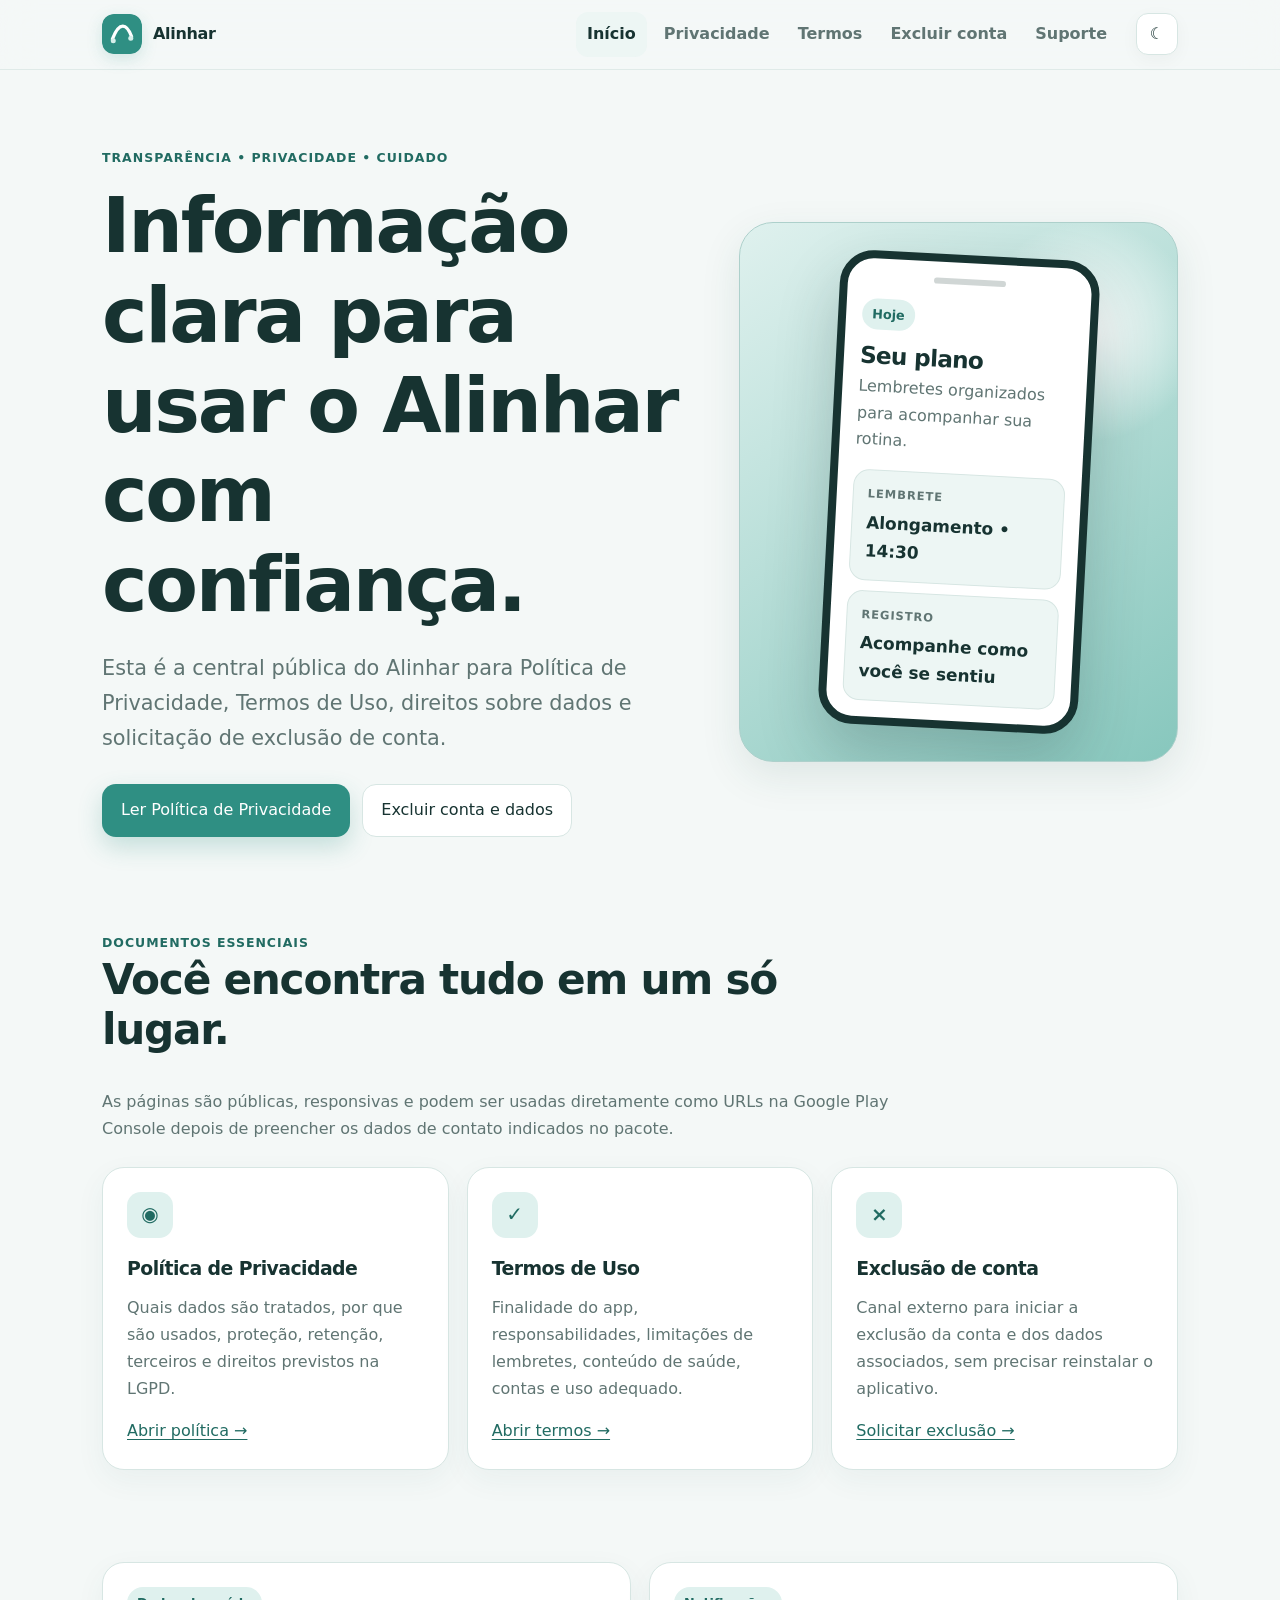
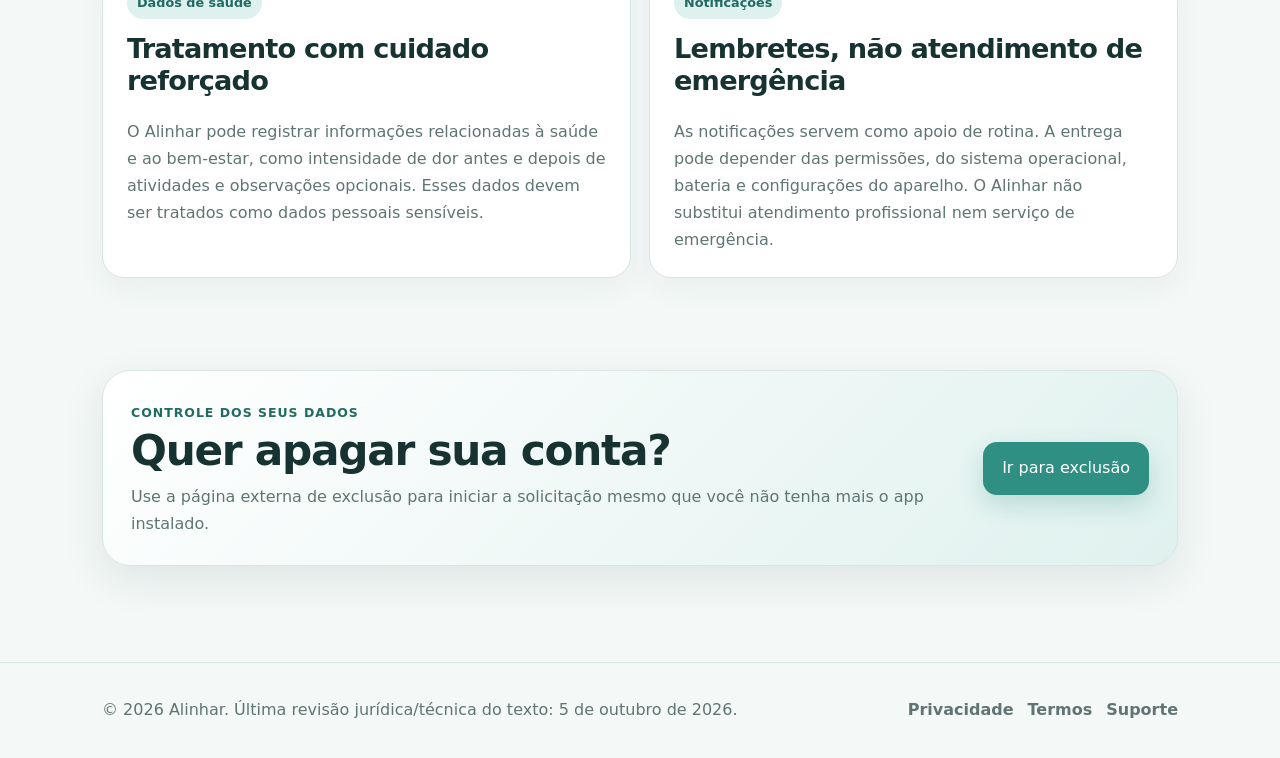
<file: index.html>
<!doctype html>
<html lang="pt-BR">
<head>
  <meta charset="utf-8">
  <meta name="viewport" content="width=device-width, initial-scale=1">
  <meta name="theme-color" content="#2F8F83">
  <meta name="description" content="Central de privacidade, termos, suporte e exclusão de conta do aplicativo Alinhar.">
  <title>Alinhar — Privacidade, termos e suporte</title>
  <link rel="icon" href="assets/alinhar-mark.svg" type="image/svg+xml">
  <link rel="stylesheet" href="assets/style.css">
</head>
<body>
<a class="skip-link" href="#conteudo">Pular para o conteúdo</a>
<header class="site-header">
  <nav class="nav" aria-label="Navegação principal">
    <a class="brand" href="index.html"><img src="assets/alinhar-mark.svg" alt=""><span>Alinhar</span></a>
    <button class="icon-button menu-button" type="button" data-menu-toggle aria-expanded="false" aria-label="Abrir menu">☰</button>
    <div class="nav-links" data-nav-links>
      <a aria-current="page" href="index.html">Início</a>
      <a href="politica-privacidade.html">Privacidade</a>
      <a href="termos-de-uso.html">Termos</a>
      <a href="exclusao-de-conta.html">Excluir conta</a>
      <a href="suporte.html">Suporte</a>
    </div>
    <button class="icon-button theme-button" type="button" data-theme-toggle aria-label="Alternar tema">☾</button>
  </nav>
</header>

<main id="conteudo">
  <section class="hero">
    <div>
      <div class="eyebrow">Transparência • privacidade • cuidado</div>
      <h1>Informação clara para usar o Alinhar com confiança.</h1>
      <p class="lead">Esta é a central pública do Alinhar para Política de Privacidade, Termos de Uso, direitos sobre dados e solicitação de exclusão de conta.</p>
      <div class="hero-actions">
        <a class="button primary" href="politica-privacidade.html">Ler Política de Privacidade</a>
        <a class="button secondary" href="exclusao-de-conta.html">Excluir conta e dados</a>
      </div>
    </div>
    <div class="hero-visual" aria-label="Ilustração da interface do Alinhar">
      <div class="phone">
        <div class="phone-notch"></div>
        <span class="badge">Hoje</span>
        <h3 style="font-size:1.45rem;margin:12px 0 4px">Seu plano</h3>
        <p class="muted" style="margin-top:0">Lembretes organizados para acompanhar sua rotina.</p>
        <div class="mini-card"><div class="mini-label">Lembrete</div><div class="mini-value">Alongamento • 14:30</div></div>
        <div class="mini-card"><div class="mini-label">Registro</div><div class="mini-value">Acompanhe como você se sentiu</div></div>
      </div>
    </div>
  </section>

  <section class="section">
    <div class="section-head">
      <span class="eyebrow">Documentos essenciais</span>
      <h2>Você encontra tudo em um só lugar.</h2>
      <p>As páginas são públicas, responsivas e podem ser usadas diretamente como URLs na Google Play Console depois de preencher os dados de contato indicados no pacote.</p>
    </div>
    <div class="grid">
      <article class="card"><div class="icon">◉</div><h3>Política de Privacidade</h3><p class="muted">Quais dados são tratados, por que são usados, proteção, retenção, terceiros e direitos previstos na LGPD.</p><p><a href="politica-privacidade.html">Abrir política →</a></p></article>
      <article class="card"><div class="icon">✓</div><h3>Termos de Uso</h3><p class="muted">Finalidade do app, responsabilidades, limitações de lembretes, conteúdo de saúde, contas e uso adequado.</p><p><a href="termos-de-uso.html">Abrir termos →</a></p></article>
      <article class="card"><div class="icon">×</div><h3>Exclusão de conta</h3><p class="muted">Canal externo para iniciar a exclusão da conta e dos dados associados, sem precisar reinstalar o aplicativo.</p><p><a href="exclusao-de-conta.html">Solicitar exclusão →</a></p></article>
    </div>
  </section>

  <section class="section">
    <div class="grid two">
      <article class="card">
        <span class="badge">Dados de saúde</span>
        <h2 style="font-size:1.7rem;margin-top:14px">Tratamento com cuidado reforçado</h2>
        <p class="muted">O Alinhar pode registrar informações relacionadas à saúde e ao bem-estar, como intensidade de dor antes e depois de atividades e observações opcionais. Esses dados devem ser tratados como dados pessoais sensíveis.</p>
      </article>
      <article class="card">
        <span class="badge">Notificações</span>
        <h2 style="font-size:1.7rem;margin-top:14px">Lembretes, não atendimento de emergência</h2>
        <p class="muted">As notificações servem como apoio de rotina. A entrega pode depender das permissões, do sistema operacional, bateria e configurações do aparelho. O Alinhar não substitui atendimento profissional nem serviço de emergência.</p>
      </article>
    </div>
  </section>

  <section class="section">
    <div class="callout">
      <div><span class="eyebrow">Controle dos seus dados</span><h2>Quer apagar sua conta?</h2><p>Use a página externa de exclusão para iniciar a solicitação mesmo que você não tenha mais o app instalado.</p></div>
      <a class="button primary" href="exclusao-de-conta.html">Ir para exclusão</a>
    </div>
  </section>
</main>

<footer class="site-footer"><div class="footer-inner"><p>© 2026 Alinhar. Última revisão jurídica/técnica do texto: 5 de outubro de 2026.</p><div class="footer-links"><a href="politica-privacidade.html">Privacidade</a><a href="termos-de-uso.html">Termos</a><a href="suporte.html">Suporte</a></div></div></footer>
<script src="assets/app.js" defer></script>
</body>
</html>
</file>
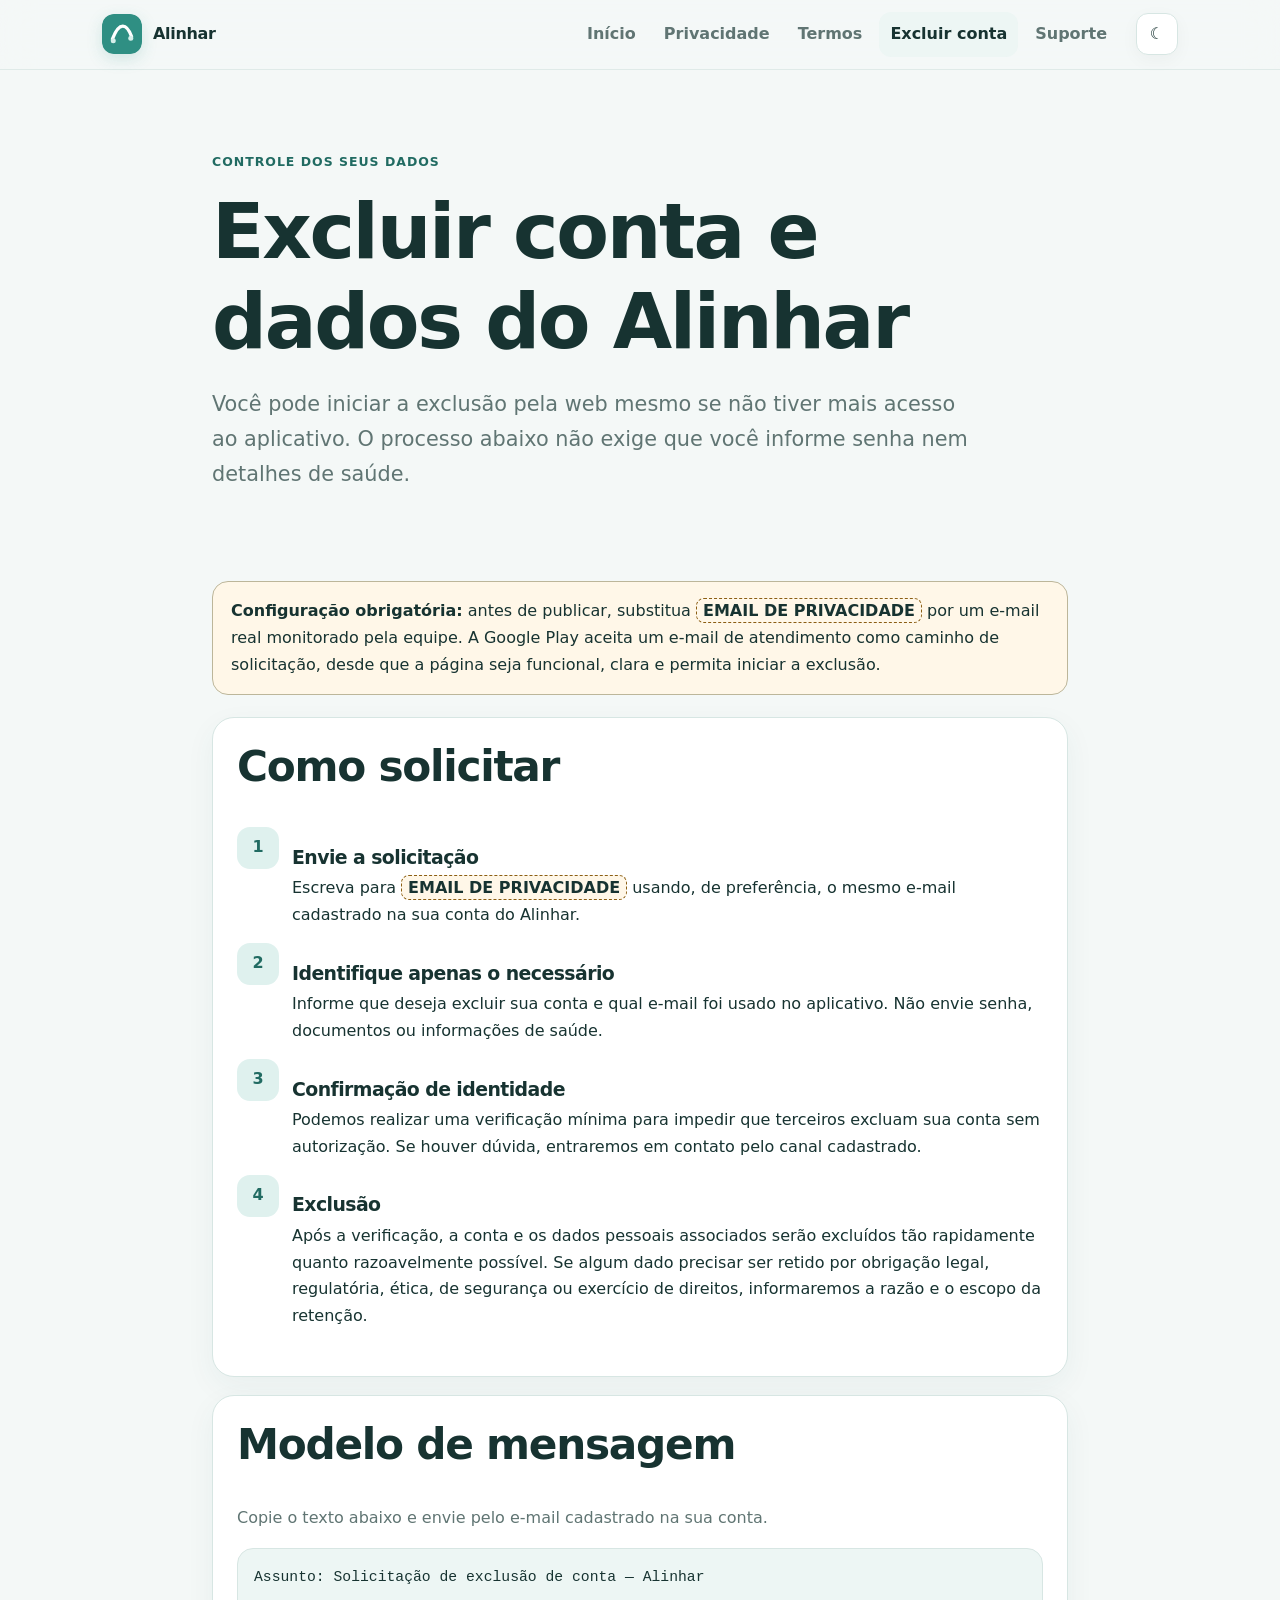
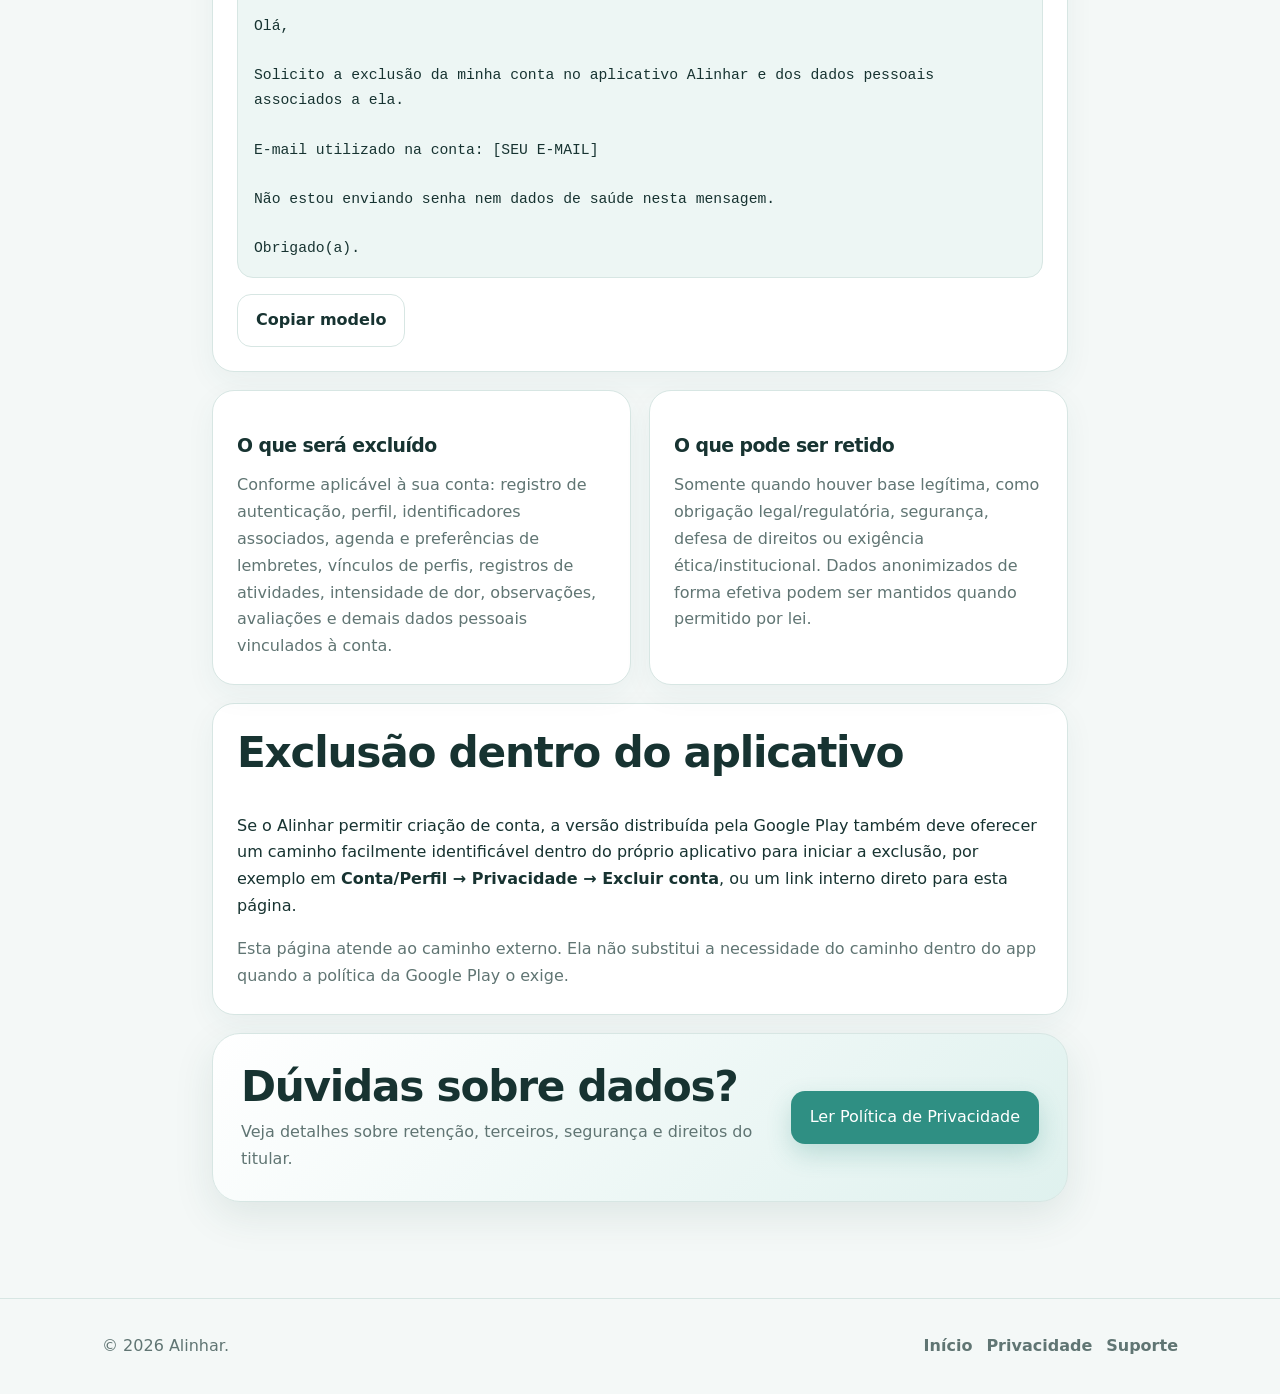
<file: exclusao-de-conta.html>
<!doctype html>
<html lang="pt-BR"><head><meta charset="utf-8"><meta name="viewport" content="width=device-width, initial-scale=1"><meta name="theme-color" content="#2F8F83"><meta name="description" content="Solicite a exclusão da conta e dos dados associados ao aplicativo Alinhar."><title>Excluir conta e dados — Alinhar</title><link rel="icon" href="assets/alinhar-mark.svg" type="image/svg+xml"><link rel="stylesheet" href="assets/style.css"></head>
<body><a class="skip-link" href="#conteudo">Pular para o conteúdo</a><header class="site-header"><nav class="nav" aria-label="Navegação principal"><a class="brand" href="index.html"><img src="assets/alinhar-mark.svg" alt=""><span>Alinhar</span></a><button class="icon-button menu-button" type="button" data-menu-toggle aria-expanded="false" aria-label="Abrir menu">☰</button><div class="nav-links" data-nav-links><a href="index.html">Início</a><a href="politica-privacidade.html">Privacidade</a><a href="termos-de-uso.html">Termos</a><a aria-current="page" href="exclusao-de-conta.html">Excluir conta</a><a href="suporte.html">Suporte</a></div><button class="icon-button theme-button" type="button" data-theme-toggle aria-label="Alternar tema">☾</button></nav></header>
<main id="conteudo"><section class="hero" style="grid-template-columns:1fr;max-width:900px"><div><span class="eyebrow">Controle dos seus dados</span><h1 style="font-size:clamp(2.5rem,7vw,4.8rem)">Excluir conta e dados do Alinhar</h1><p class="lead">Você pode iniciar a exclusão pela web mesmo se não tiver mais acesso ao aplicativo. O processo abaixo não exige que você informe senha nem detalhes de saúde.</p></div></section>
<section class="section" style="max-width:900px;padding-top:0"><div class="notice warning"><strong>Configuração obrigatória:</strong> antes de publicar, substitua <span class="pending">EMAIL DE PRIVACIDADE</span> por um e-mail real monitorado pela equipe. A Google Play aceita um e-mail de atendimento como caminho de solicitação, desde que a página seja funcional, clara e permita iniciar a exclusão.</div>
<div class="card"><h2>Como solicitar</h2><div class="steps"><div class="step"><div><h3>Envie a solicitação</h3><p>Escreva para <span class="pending">EMAIL DE PRIVACIDADE</span> usando, de preferência, o mesmo e-mail cadastrado na sua conta do Alinhar.</p></div></div><div class="step"><div><h3>Identifique apenas o necessário</h3><p>Informe que deseja excluir sua conta e qual e-mail foi usado no aplicativo. Não envie senha, documentos ou informações de saúde.</p></div></div><div class="step"><div><h3>Confirmação de identidade</h3><p>Podemos realizar uma verificação mínima para impedir que terceiros excluam sua conta sem autorização. Se houver dúvida, entraremos em contato pelo canal cadastrado.</p></div></div><div class="step"><div><h3>Exclusão</h3><p>Após a verificação, a conta e os dados pessoais associados serão excluídos tão rapidamente quanto razoavelmente possível. Se algum dado precisar ser retido por obrigação legal, regulatória, ética, de segurança ou exercício de direitos, informaremos a razão e o escopo da retenção.</p></div></div></div></div>
<div class="card" style="margin-top:18px"><h2>Modelo de mensagem</h2><p class="muted">Copie o texto abaixo e envie pelo e-mail cadastrado na sua conta.</p><div id="modelo-exclusao" class="copy-box" tabindex="0">Assunto: Solicitação de exclusão de conta — Alinhar

Olá,

Solicito a exclusão da minha conta no aplicativo Alinhar e dos dados pessoais associados a ela.

E-mail utilizado na conta: [SEU E-MAIL]

Não estou enviando senha nem dados de saúde nesta mensagem.

Obrigado(a).</div><p><button class="button secondary" type="button" data-copy="modelo-exclusao">Copiar modelo</button></p></div>
<div class="grid two" style="margin-top:18px"><article class="card"><h3>O que será excluído</h3><p class="muted">Conforme aplicável à sua conta: registro de autenticação, perfil, identificadores associados, agenda e preferências de lembretes, vínculos de perfis, registros de atividades, intensidade de dor, observações, avaliações e demais dados pessoais vinculados à conta.</p></article><article class="card"><h3>O que pode ser retido</h3><p class="muted">Somente quando houver base legítima, como obrigação legal/regulatória, segurança, defesa de direitos ou exigência ética/institucional. Dados anonimizados de forma efetiva podem ser mantidos quando permitido por lei.</p></article></div>
<div class="card" style="margin-top:18px"><h2>Exclusão dentro do aplicativo</h2><p>Se o Alinhar permitir criação de conta, a versão distribuída pela Google Play também deve oferecer um caminho facilmente identificável dentro do próprio aplicativo para iniciar a exclusão, por exemplo em <strong>Conta/Perfil → Privacidade → Excluir conta</strong>, ou um link interno direto para esta página.</p><p class="muted">Esta página atende ao caminho externo. Ela não substitui a necessidade do caminho dentro do app quando a política da Google Play o exige.</p></div>
<div class="callout" style="margin-top:18px"><div><h2>Dúvidas sobre dados?</h2><p>Veja detalhes sobre retenção, terceiros, segurança e direitos do titular.</p></div><a class="button primary" href="politica-privacidade.html">Ler Política de Privacidade</a></div></section></main>
<footer class="site-footer"><div class="footer-inner"><p>© 2026 Alinhar.</p><div class="footer-links"><a href="index.html">Início</a><a href="politica-privacidade.html">Privacidade</a><a href="suporte.html">Suporte</a></div></div></footer><script src="assets/app.js" defer></script></body></html>
</file>
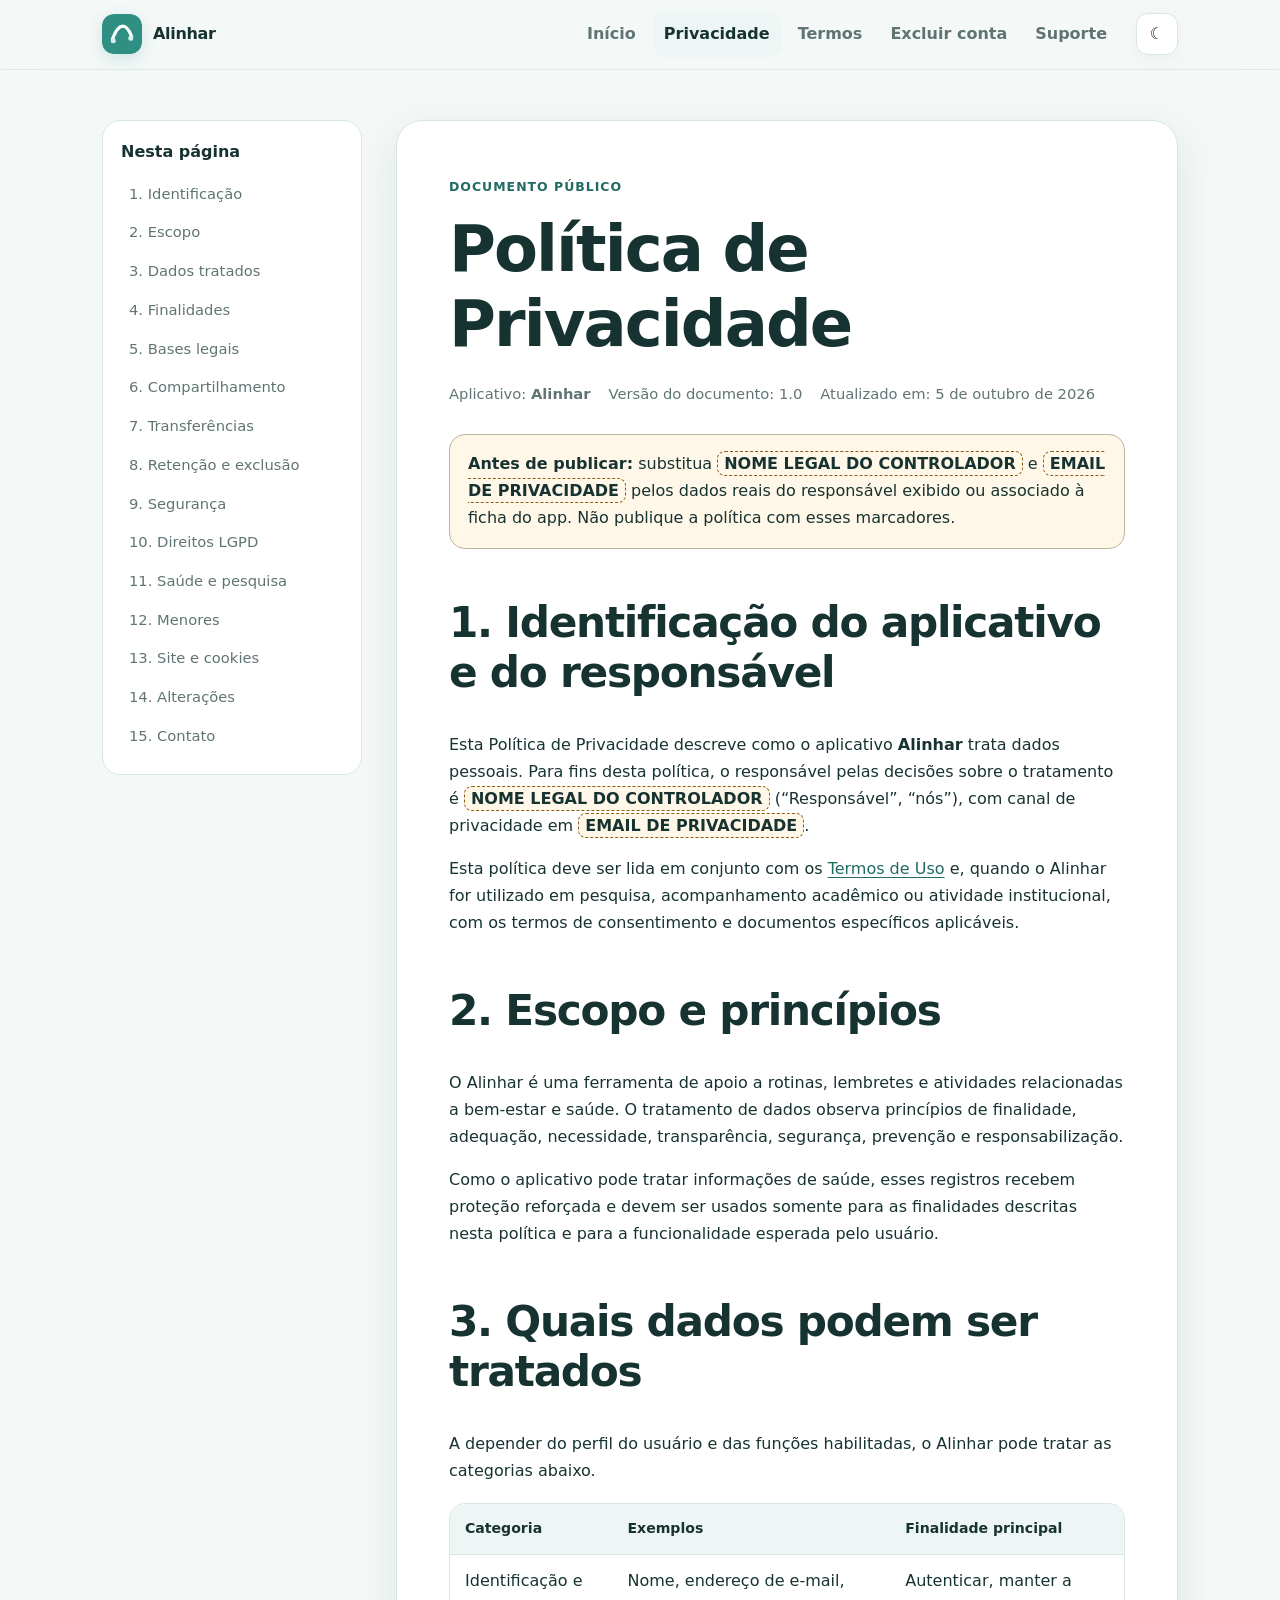
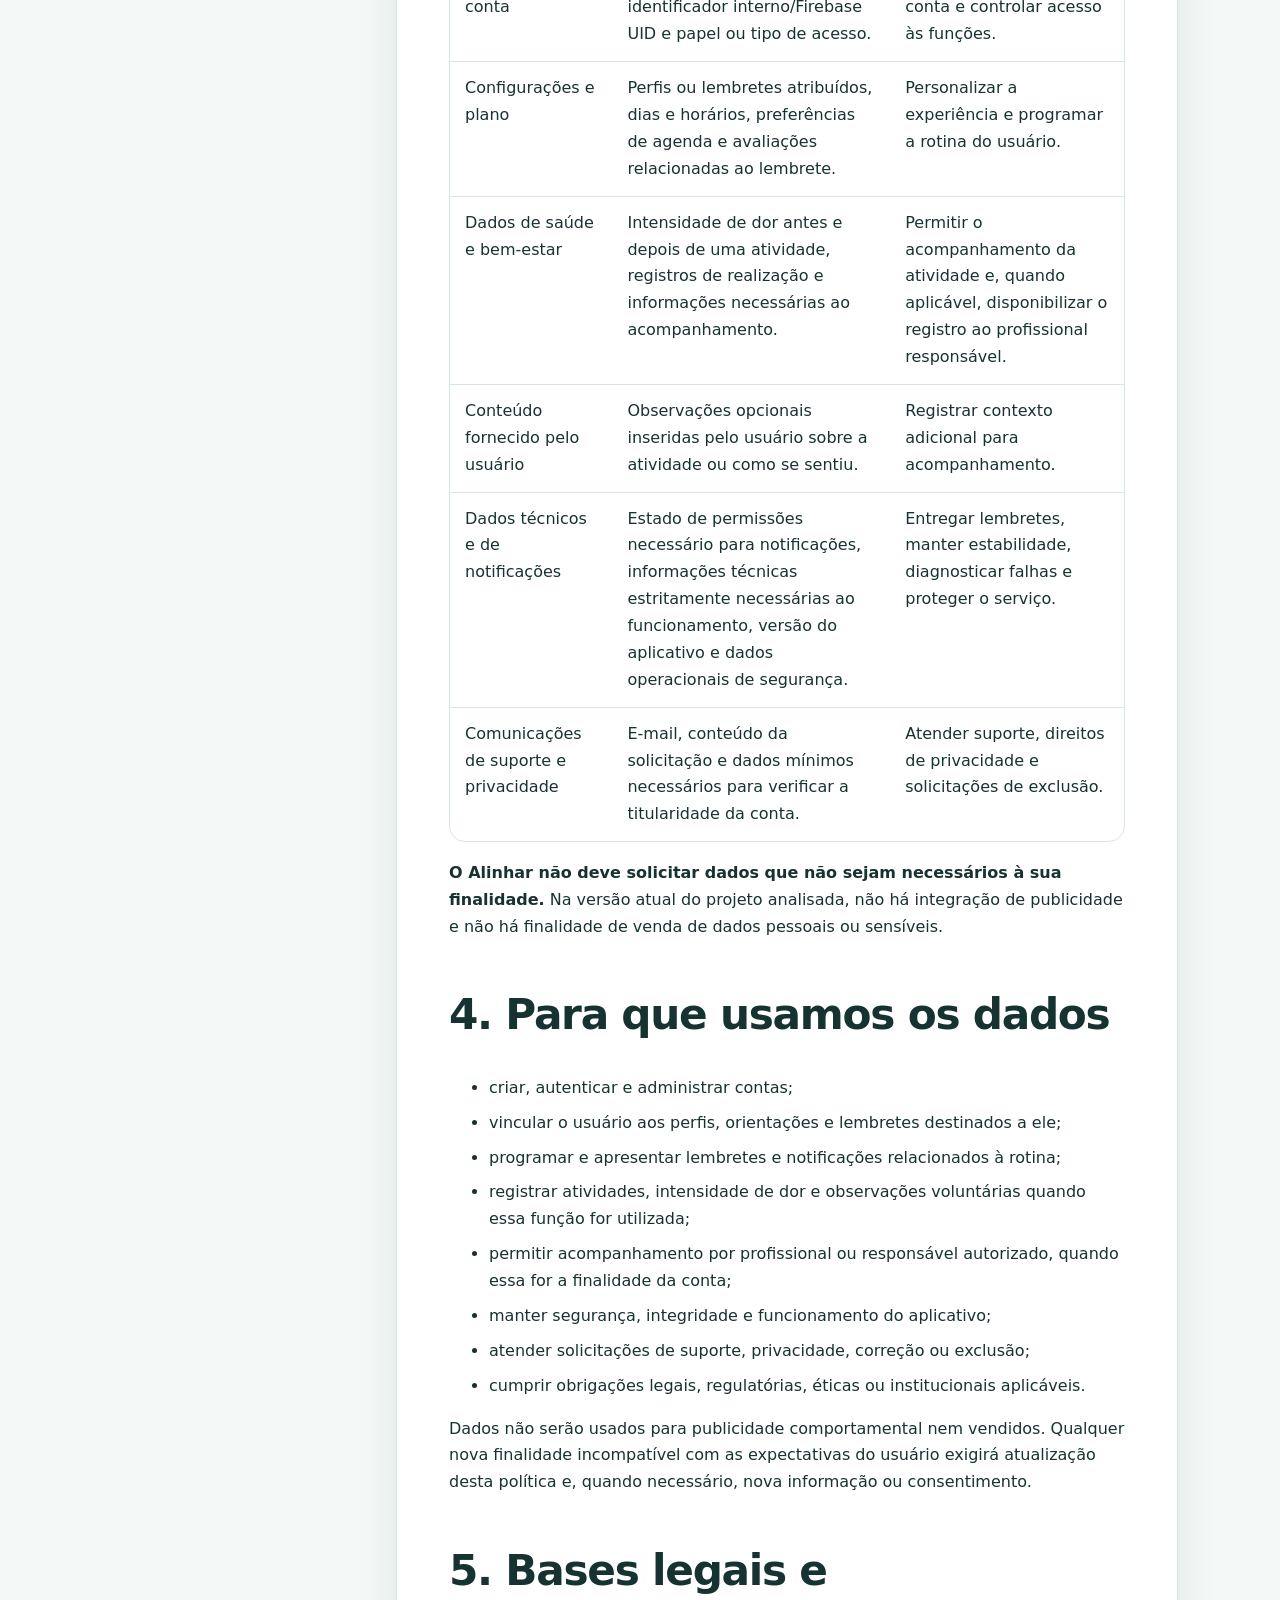
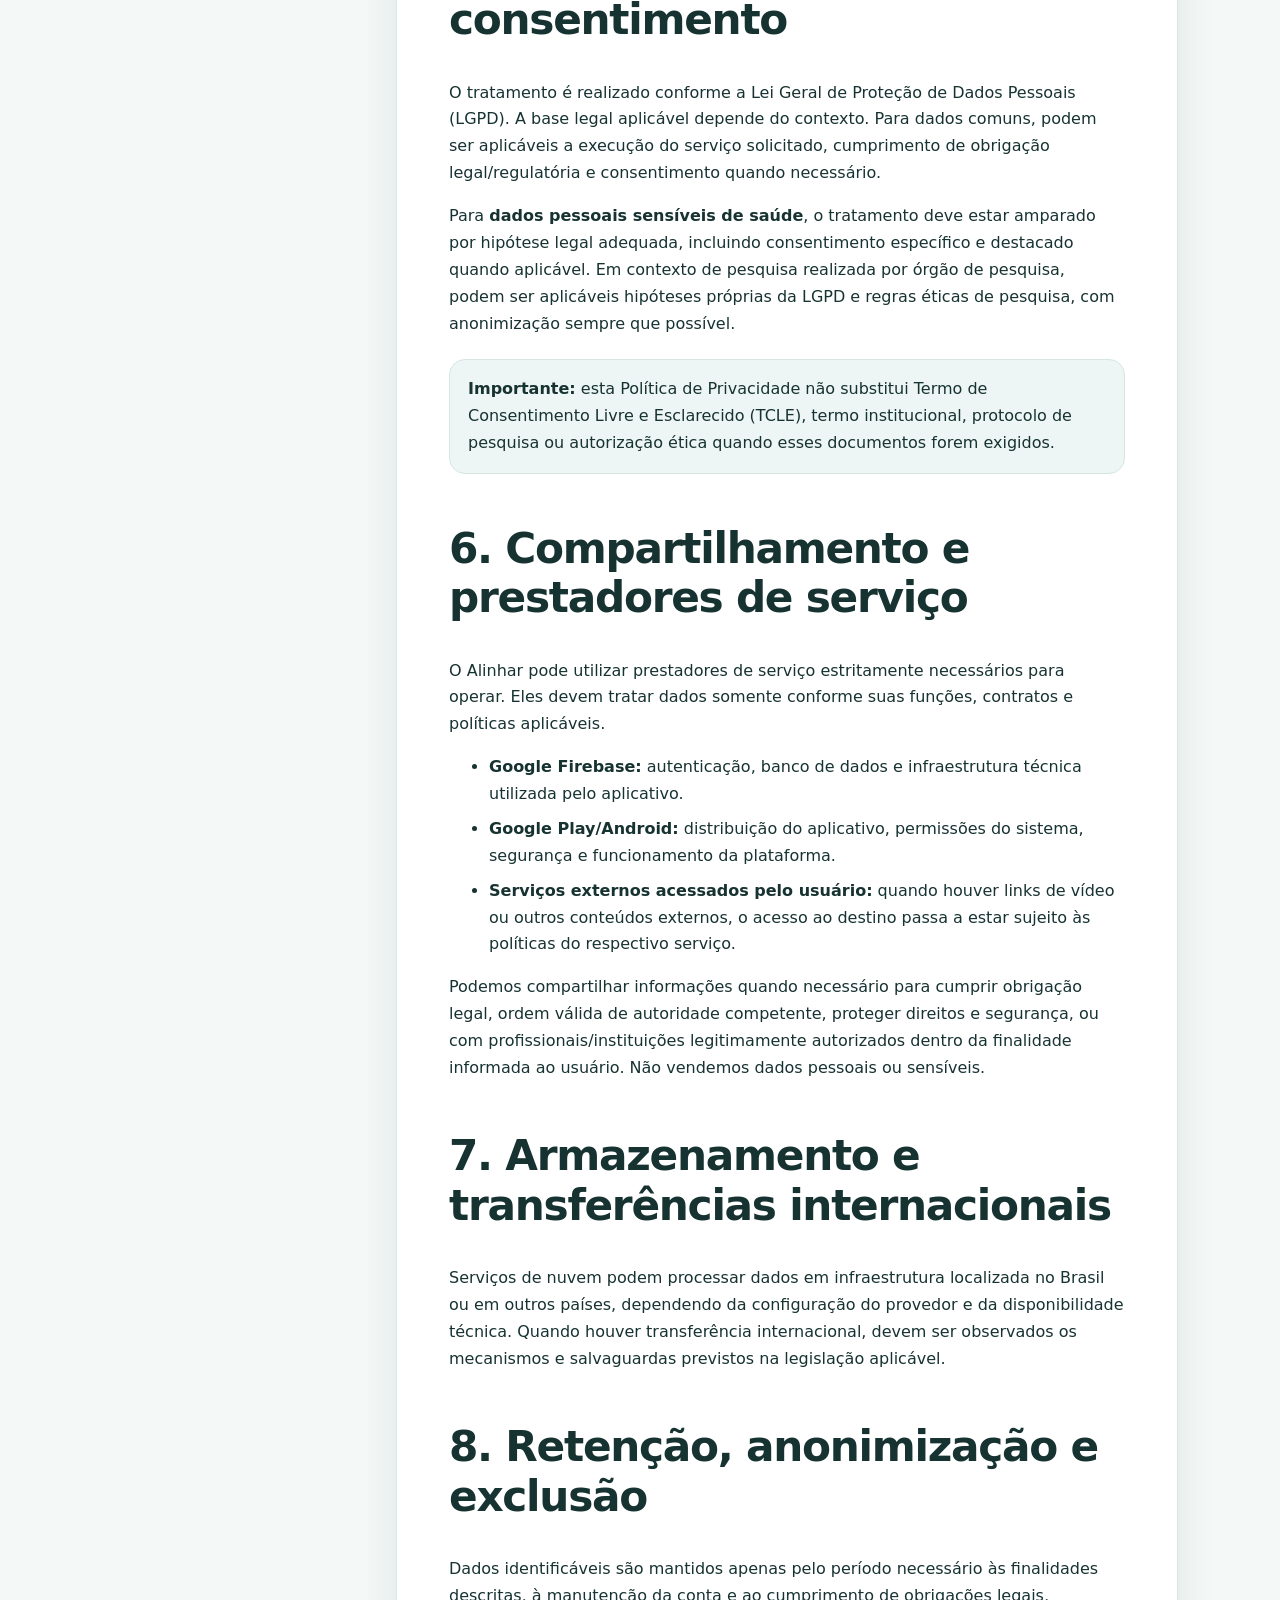
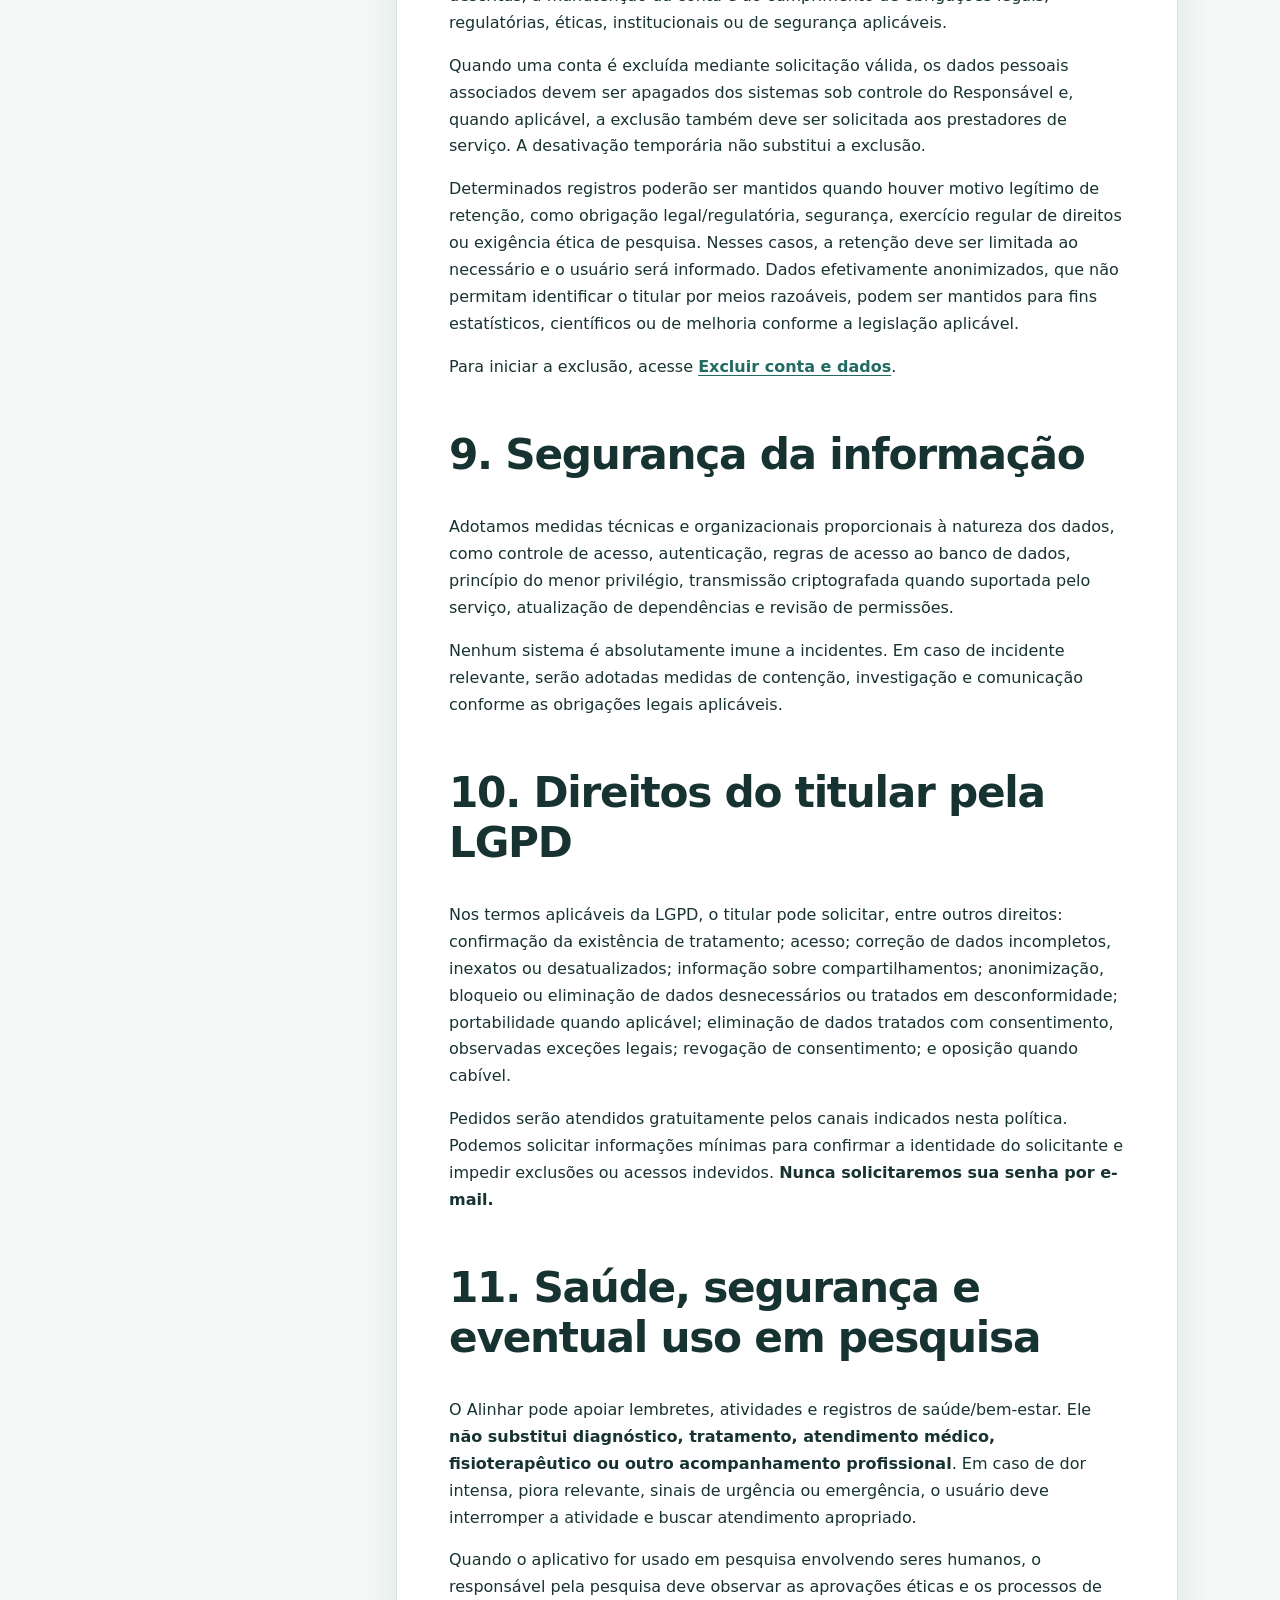
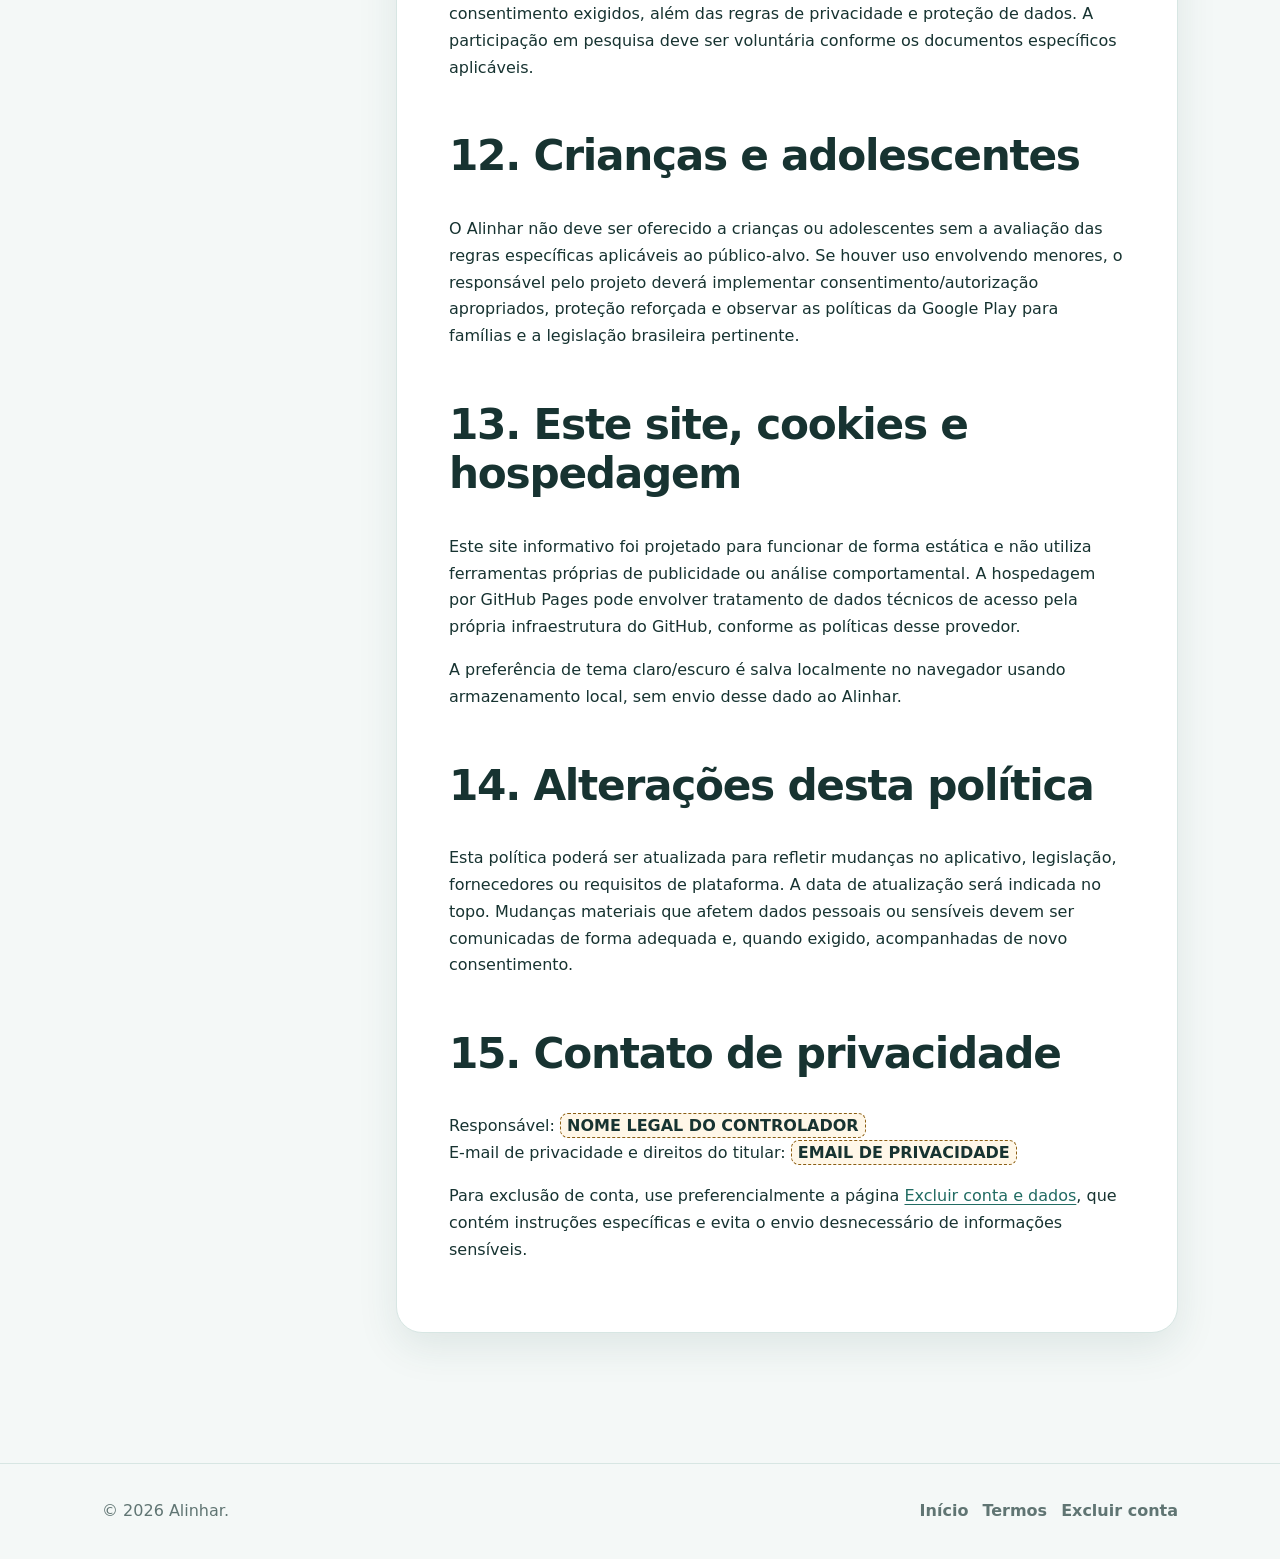
<file: politica-privacidade.html>
<!doctype html>
<html lang="pt-BR">
<head>
  <meta charset="utf-8"><meta name="viewport" content="width=device-width, initial-scale=1"><meta name="theme-color" content="#2F8F83">
  <meta name="description" content="Política de Privacidade do aplicativo Alinhar.">
  <title>Política de Privacidade — Alinhar</title><link rel="icon" href="assets/alinhar-mark.svg" type="image/svg+xml"><link rel="stylesheet" href="assets/style.css">
</head>
<body>
<a class="skip-link" href="#conteudo">Pular para o conteúdo</a>
<header class="site-header"><nav class="nav" aria-label="Navegação principal"><a class="brand" href="index.html"><img src="assets/alinhar-mark.svg" alt=""><span>Alinhar</span></a><button class="icon-button menu-button" type="button" data-menu-toggle aria-expanded="false" aria-label="Abrir menu">☰</button><div class="nav-links" data-nav-links><a href="index.html">Início</a><a aria-current="page" href="politica-privacidade.html">Privacidade</a><a href="termos-de-uso.html">Termos</a><a href="exclusao-de-conta.html">Excluir conta</a><a href="suporte.html">Suporte</a></div><button class="icon-button theme-button" type="button" data-theme-toggle aria-label="Alternar tema">☾</button></nav></header>
<main id="conteudo" class="legal-layout">
  <aside class="toc" aria-label="Índice"><strong>Nesta página</strong><a href="#identificacao">1. Identificação</a><a href="#escopo">2. Escopo</a><a href="#dados">3. Dados tratados</a><a href="#finalidades">4. Finalidades</a><a href="#bases">5. Bases legais</a><a href="#compartilhamento">6. Compartilhamento</a><a href="#transferencia">7. Transferências</a><a href="#retencao">8. Retenção e exclusão</a><a href="#seguranca">9. Segurança</a><a href="#direitos">10. Direitos LGPD</a><a href="#saude">11. Saúde e pesquisa</a><a href="#menores">12. Menores</a><a href="#site">13. Site e cookies</a><a href="#alteracoes">14. Alterações</a><a href="#contato">15. Contato</a></aside>
  <article class="legal">
    <span class="eyebrow">Documento público</span><h1>Política de Privacidade</h1>
    <div class="meta"><span>Aplicativo: <strong>Alinhar</strong></span><span>Versão do documento: 1.0</span><span>Atualizado em: 5 de outubro de 2026</span></div>
    <div class="notice warning"><strong>Antes de publicar:</strong> substitua <span class="pending">NOME LEGAL DO CONTROLADOR</span> e <span class="pending">EMAIL DE PRIVACIDADE</span> pelos dados reais do responsável exibido ou associado à ficha do app. Não publique a política com esses marcadores.</div>

    <section id="identificacao"><h2>1. Identificação do aplicativo e do responsável</h2><p>Esta Política de Privacidade descreve como o aplicativo <strong>Alinhar</strong> trata dados pessoais. Para fins desta política, o responsável pelas decisões sobre o tratamento é <span class="pending">NOME LEGAL DO CONTROLADOR</span> (“Responsável”, “nós”), com canal de privacidade em <span class="pending">EMAIL DE PRIVACIDADE</span>.</p><p>Esta política deve ser lida em conjunto com os <a href="termos-de-uso.html">Termos de Uso</a> e, quando o Alinhar for utilizado em pesquisa, acompanhamento acadêmico ou atividade institucional, com os termos de consentimento e documentos específicos aplicáveis.</p></section>

    <section id="escopo"><h2>2. Escopo e princípios</h2><p>O Alinhar é uma ferramenta de apoio a rotinas, lembretes e atividades relacionadas a bem-estar e saúde. O tratamento de dados observa princípios de finalidade, adequação, necessidade, transparência, segurança, prevenção e responsabilização.</p><p>Como o aplicativo pode tratar informações de saúde, esses registros recebem proteção reforçada e devem ser usados somente para as finalidades descritas nesta política e para a funcionalidade esperada pelo usuário.</p></section>

    <section id="dados"><h2>3. Quais dados podem ser tratados</h2><p>A depender do perfil do usuário e das funções habilitadas, o Alinhar pode tratar as categorias abaixo.</p>
      <div class="table-wrap"><table><thead><tr><th>Categoria</th><th>Exemplos</th><th>Finalidade principal</th></tr></thead><tbody>
        <tr><td>Identificação e conta</td><td>Nome, endereço de e-mail, identificador interno/Firebase UID e papel ou tipo de acesso.</td><td>Autenticar, manter a conta e controlar acesso às funções.</td></tr>
        <tr><td>Configurações e plano</td><td>Perfis ou lembretes atribuídos, dias e horários, preferências de agenda e avaliações relacionadas ao lembrete.</td><td>Personalizar a experiência e programar a rotina do usuário.</td></tr>
        <tr><td>Dados de saúde e bem-estar</td><td>Intensidade de dor antes e depois de uma atividade, registros de realização e informações necessárias ao acompanhamento.</td><td>Permitir o acompanhamento da atividade e, quando aplicável, disponibilizar o registro ao profissional responsável.</td></tr>
        <tr><td>Conteúdo fornecido pelo usuário</td><td>Observações opcionais inseridas pelo usuário sobre a atividade ou como se sentiu.</td><td>Registrar contexto adicional para acompanhamento.</td></tr>
        <tr><td>Dados técnicos e de notificações</td><td>Estado de permissões necessário para notificações, informações técnicas estritamente necessárias ao funcionamento, versão do aplicativo e dados operacionais de segurança.</td><td>Entregar lembretes, manter estabilidade, diagnosticar falhas e proteger o serviço.</td></tr>
        <tr><td>Comunicações de suporte e privacidade</td><td>E-mail, conteúdo da solicitação e dados mínimos necessários para verificar a titularidade da conta.</td><td>Atender suporte, direitos de privacidade e solicitações de exclusão.</td></tr>
      </tbody></table></div>
      <p><strong>O Alinhar não deve solicitar dados que não sejam necessários à sua finalidade.</strong> Na versão atual do projeto analisada, não há integração de publicidade e não há finalidade de venda de dados pessoais ou sensíveis.</p>
    </section>

    <section id="finalidades"><h2>4. Para que usamos os dados</h2><ul><li>criar, autenticar e administrar contas;</li><li>vincular o usuário aos perfis, orientações e lembretes destinados a ele;</li><li>programar e apresentar lembretes e notificações relacionados à rotina;</li><li>registrar atividades, intensidade de dor e observações voluntárias quando essa função for utilizada;</li><li>permitir acompanhamento por profissional ou responsável autorizado, quando essa for a finalidade da conta;</li><li>manter segurança, integridade e funcionamento do aplicativo;</li><li>atender solicitações de suporte, privacidade, correção ou exclusão;</li><li>cumprir obrigações legais, regulatórias, éticas ou institucionais aplicáveis.</li></ul><p>Dados não serão usados para publicidade comportamental nem vendidos. Qualquer nova finalidade incompatível com as expectativas do usuário exigirá atualização desta política e, quando necessário, nova informação ou consentimento.</p></section>

    <section id="bases"><h2>5. Bases legais e consentimento</h2><p>O tratamento é realizado conforme a Lei Geral de Proteção de Dados Pessoais (LGPD). A base legal aplicável depende do contexto. Para dados comuns, podem ser aplicáveis a execução do serviço solicitado, cumprimento de obrigação legal/regulatória e consentimento quando necessário.</p><p>Para <strong>dados pessoais sensíveis de saúde</strong>, o tratamento deve estar amparado por hipótese legal adequada, incluindo consentimento específico e destacado quando aplicável. Em contexto de pesquisa realizada por órgão de pesquisa, podem ser aplicáveis hipóteses próprias da LGPD e regras éticas de pesquisa, com anonimização sempre que possível.</p><div class="notice"><strong>Importante:</strong> esta Política de Privacidade não substitui Termo de Consentimento Livre e Esclarecido (TCLE), termo institucional, protocolo de pesquisa ou autorização ética quando esses documentos forem exigidos.</div></section>

    <section id="compartilhamento"><h2>6. Compartilhamento e prestadores de serviço</h2><p>O Alinhar pode utilizar prestadores de serviço estritamente necessários para operar. Eles devem tratar dados somente conforme suas funções, contratos e políticas aplicáveis.</p><ul><li><strong>Google Firebase:</strong> autenticação, banco de dados e infraestrutura técnica utilizada pelo aplicativo.</li><li><strong>Google Play/Android:</strong> distribuição do aplicativo, permissões do sistema, segurança e funcionamento da plataforma.</li><li><strong>Serviços externos acessados pelo usuário:</strong> quando houver links de vídeo ou outros conteúdos externos, o acesso ao destino passa a estar sujeito às políticas do respectivo serviço.</li></ul><p>Podemos compartilhar informações quando necessário para cumprir obrigação legal, ordem válida de autoridade competente, proteger direitos e segurança, ou com profissionais/instituições legitimamente autorizados dentro da finalidade informada ao usuário. Não vendemos dados pessoais ou sensíveis.</p></section>

    <section id="transferencia"><h2>7. Armazenamento e transferências internacionais</h2><p>Serviços de nuvem podem processar dados em infraestrutura localizada no Brasil ou em outros países, dependendo da configuração do provedor e da disponibilidade técnica. Quando houver transferência internacional, devem ser observados os mecanismos e salvaguardas previstos na legislação aplicável.</p></section>

    <section id="retencao"><h2>8. Retenção, anonimização e exclusão</h2><p>Dados identificáveis são mantidos apenas pelo período necessário às finalidades descritas, à manutenção da conta e ao cumprimento de obrigações legais, regulatórias, éticas, institucionais ou de segurança aplicáveis.</p><p>Quando uma conta é excluída mediante solicitação válida, os dados pessoais associados devem ser apagados dos sistemas sob controle do Responsável e, quando aplicável, a exclusão também deve ser solicitada aos prestadores de serviço. A desativação temporária não substitui a exclusão.</p><p>Determinados registros poderão ser mantidos quando houver motivo legítimo de retenção, como obrigação legal/regulatória, segurança, exercício regular de direitos ou exigência ética de pesquisa. Nesses casos, a retenção deve ser limitada ao necessário e o usuário será informado. Dados efetivamente anonimizados, que não permitam identificar o titular por meios razoáveis, podem ser mantidos para fins estatísticos, científicos ou de melhoria conforme a legislação aplicável.</p><p>Para iniciar a exclusão, acesse <a href="exclusao-de-conta.html"><strong>Excluir conta e dados</strong></a>.</p></section>

    <section id="seguranca"><h2>9. Segurança da informação</h2><p>Adotamos medidas técnicas e organizacionais proporcionais à natureza dos dados, como controle de acesso, autenticação, regras de acesso ao banco de dados, princípio do menor privilégio, transmissão criptografada quando suportada pelo serviço, atualização de dependências e revisão de permissões.</p><p>Nenhum sistema é absolutamente imune a incidentes. Em caso de incidente relevante, serão adotadas medidas de contenção, investigação e comunicação conforme as obrigações legais aplicáveis.</p></section>

    <section id="direitos"><h2>10. Direitos do titular pela LGPD</h2><p>Nos termos aplicáveis da LGPD, o titular pode solicitar, entre outros direitos: confirmação da existência de tratamento; acesso; correção de dados incompletos, inexatos ou desatualizados; informação sobre compartilhamentos; anonimização, bloqueio ou eliminação de dados desnecessários ou tratados em desconformidade; portabilidade quando aplicável; eliminação de dados tratados com consentimento, observadas exceções legais; revogação de consentimento; e oposição quando cabível.</p><p>Pedidos serão atendidos gratuitamente pelos canais indicados nesta política. Podemos solicitar informações mínimas para confirmar a identidade do solicitante e impedir exclusões ou acessos indevidos. <strong>Nunca solicitaremos sua senha por e-mail.</strong></p></section>

    <section id="saude"><h2>11. Saúde, segurança e eventual uso em pesquisa</h2><p>O Alinhar pode apoiar lembretes, atividades e registros de saúde/bem-estar. Ele <strong>não substitui diagnóstico, tratamento, atendimento médico, fisioterapêutico ou outro acompanhamento profissional</strong>. Em caso de dor intensa, piora relevante, sinais de urgência ou emergência, o usuário deve interromper a atividade e buscar atendimento apropriado.</p><p>Quando o aplicativo for usado em pesquisa envolvendo seres humanos, o responsável pela pesquisa deve observar as aprovações éticas e os processos de consentimento exigidos, além das regras de privacidade e proteção de dados. A participação em pesquisa deve ser voluntária conforme os documentos específicos aplicáveis.</p></section>

    <section id="menores"><h2>12. Crianças e adolescentes</h2><p>O Alinhar não deve ser oferecido a crianças ou adolescentes sem a avaliação das regras específicas aplicáveis ao público-alvo. Se houver uso envolvendo menores, o responsável pelo projeto deverá implementar consentimento/autorização apropriados, proteção reforçada e observar as políticas da Google Play para famílias e a legislação brasileira pertinente.</p></section>

    <section id="site"><h2>13. Este site, cookies e hospedagem</h2><p>Este site informativo foi projetado para funcionar de forma estática e não utiliza ferramentas próprias de publicidade ou análise comportamental. A hospedagem por GitHub Pages pode envolver tratamento de dados técnicos de acesso pela própria infraestrutura do GitHub, conforme as políticas desse provedor.</p><p>A preferência de tema claro/escuro é salva localmente no navegador usando armazenamento local, sem envio desse dado ao Alinhar.</p></section>

    <section id="alteracoes"><h2>14. Alterações desta política</h2><p>Esta política poderá ser atualizada para refletir mudanças no aplicativo, legislação, fornecedores ou requisitos de plataforma. A data de atualização será indicada no topo. Mudanças materiais que afetem dados pessoais ou sensíveis devem ser comunicadas de forma adequada e, quando exigido, acompanhadas de novo consentimento.</p></section>

    <section id="contato"><h2>15. Contato de privacidade</h2><p>Responsável: <span class="pending">NOME LEGAL DO CONTROLADOR</span><br>E-mail de privacidade e direitos do titular: <span class="pending">EMAIL DE PRIVACIDADE</span></p><p>Para exclusão de conta, use preferencialmente a página <a href="exclusao-de-conta.html">Excluir conta e dados</a>, que contém instruções específicas e evita o envio desnecessário de informações sensíveis.</p></section>
  </article>
</main>
<footer class="site-footer"><div class="footer-inner"><p>© 2026 Alinhar.</p><div class="footer-links"><a href="index.html">Início</a><a href="termos-de-uso.html">Termos</a><a href="exclusao-de-conta.html">Excluir conta</a></div></div></footer><script src="assets/app.js" defer></script>
</body></html>
</file>
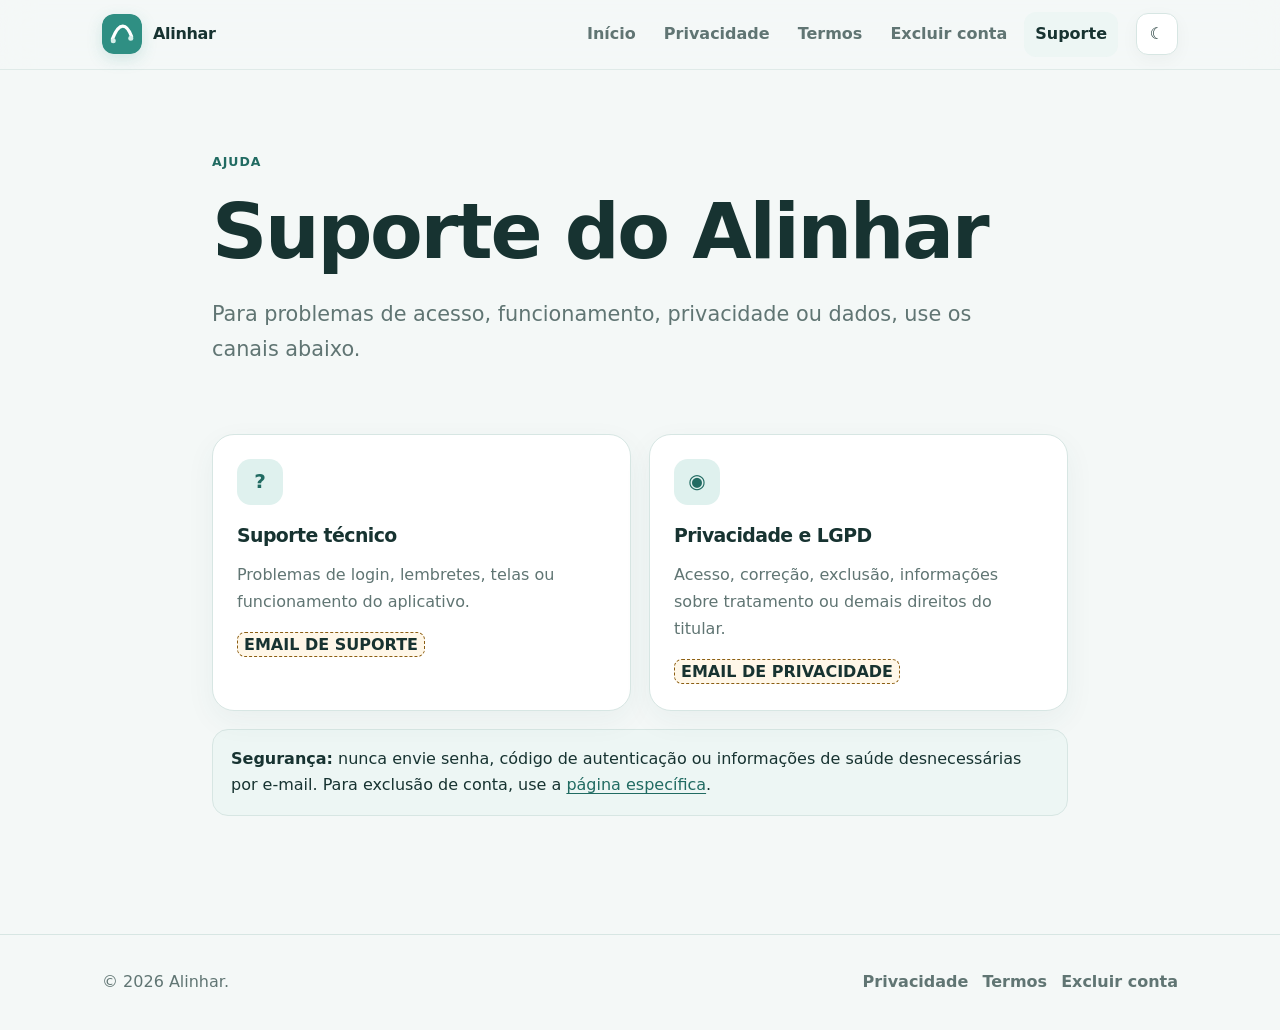
<file: suporte.html>
<!doctype html><html lang="pt-BR"><head><meta charset="utf-8"><meta name="viewport" content="width=device-width, initial-scale=1"><meta name="theme-color" content="#2F8F83"><meta name="description" content="Suporte do aplicativo Alinhar."><title>Suporte — Alinhar</title><link rel="icon" href="assets/alinhar-mark.svg" type="image/svg+xml"><link rel="stylesheet" href="assets/style.css"></head>
<body><a class="skip-link" href="#conteudo">Pular para o conteúdo</a><header class="site-header"><nav class="nav" aria-label="Navegação principal"><a class="brand" href="index.html"><img src="assets/alinhar-mark.svg" alt=""><span>Alinhar</span></a><button class="icon-button menu-button" type="button" data-menu-toggle aria-expanded="false" aria-label="Abrir menu">☰</button><div class="nav-links" data-nav-links><a href="index.html">Início</a><a href="politica-privacidade.html">Privacidade</a><a href="termos-de-uso.html">Termos</a><a href="exclusao-de-conta.html">Excluir conta</a><a aria-current="page" href="suporte.html">Suporte</a></div><button class="icon-button theme-button" type="button" data-theme-toggle aria-label="Alternar tema">☾</button></nav></header>
<main id="conteudo"><section class="hero" style="grid-template-columns:1fr;max-width:900px"><div><span class="eyebrow">Ajuda</span><h1>Suporte do Alinhar</h1><p class="lead">Para problemas de acesso, funcionamento, privacidade ou dados, use os canais abaixo.</p></div></section><section class="section" style="max-width:900px;padding-top:0"><div class="grid two"><article class="card"><div class="icon">?</div><h3>Suporte técnico</h3><p class="muted">Problemas de login, lembretes, telas ou funcionamento do aplicativo.</p><p><span class="pending">EMAIL DE SUPORTE</span></p></article><article class="card"><div class="icon">◉</div><h3>Privacidade e LGPD</h3><p class="muted">Acesso, correção, exclusão, informações sobre tratamento ou demais direitos do titular.</p><p><span class="pending">EMAIL DE PRIVACIDADE</span></p></article></div><div class="notice" style="margin-top:18px"><strong>Segurança:</strong> nunca envie senha, código de autenticação ou informações de saúde desnecessárias por e-mail. Para exclusão de conta, use a <a href="exclusao-de-conta.html">página específica</a>.</div></section></main><footer class="site-footer"><div class="footer-inner"><p>© 2026 Alinhar.</p><div class="footer-links"><a href="politica-privacidade.html">Privacidade</a><a href="termos-de-uso.html">Termos</a><a href="exclusao-de-conta.html">Excluir conta</a></div></div></footer><script src="assets/app.js" defer></script></body></html>
</file>
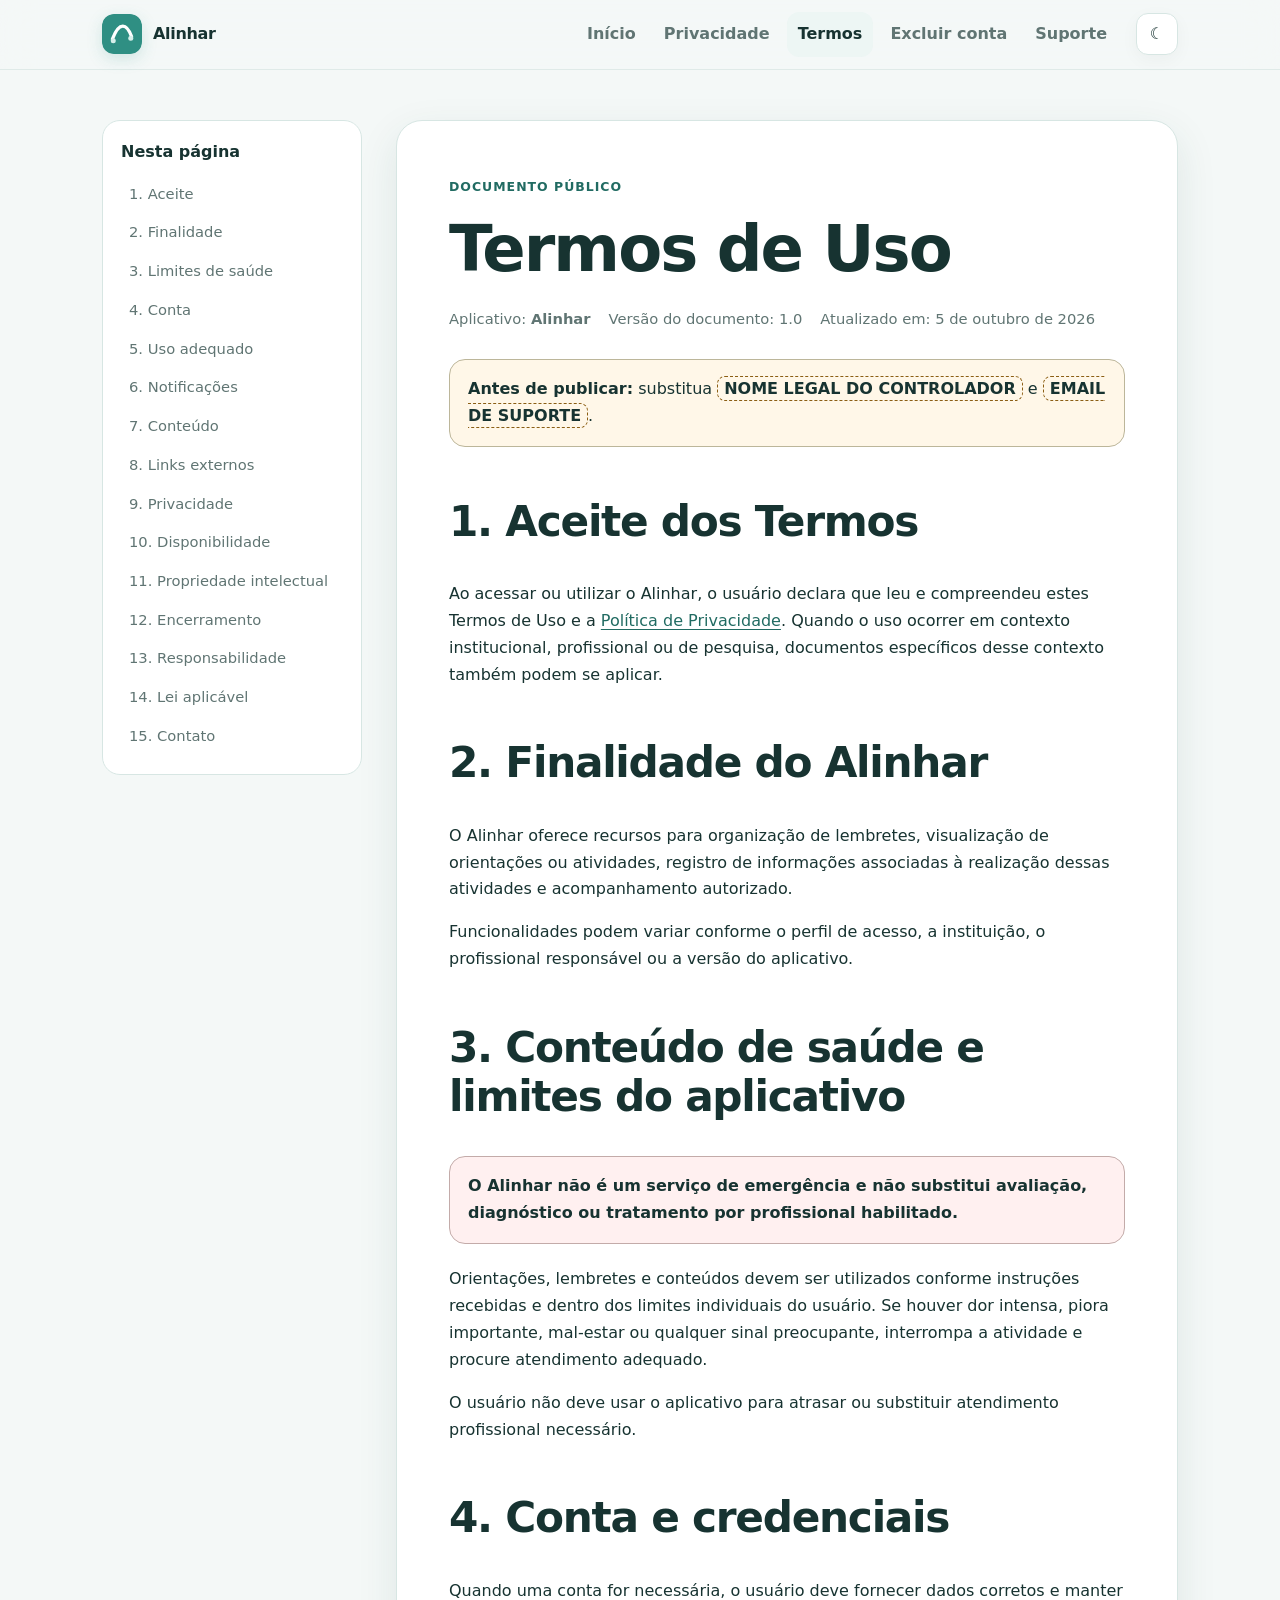
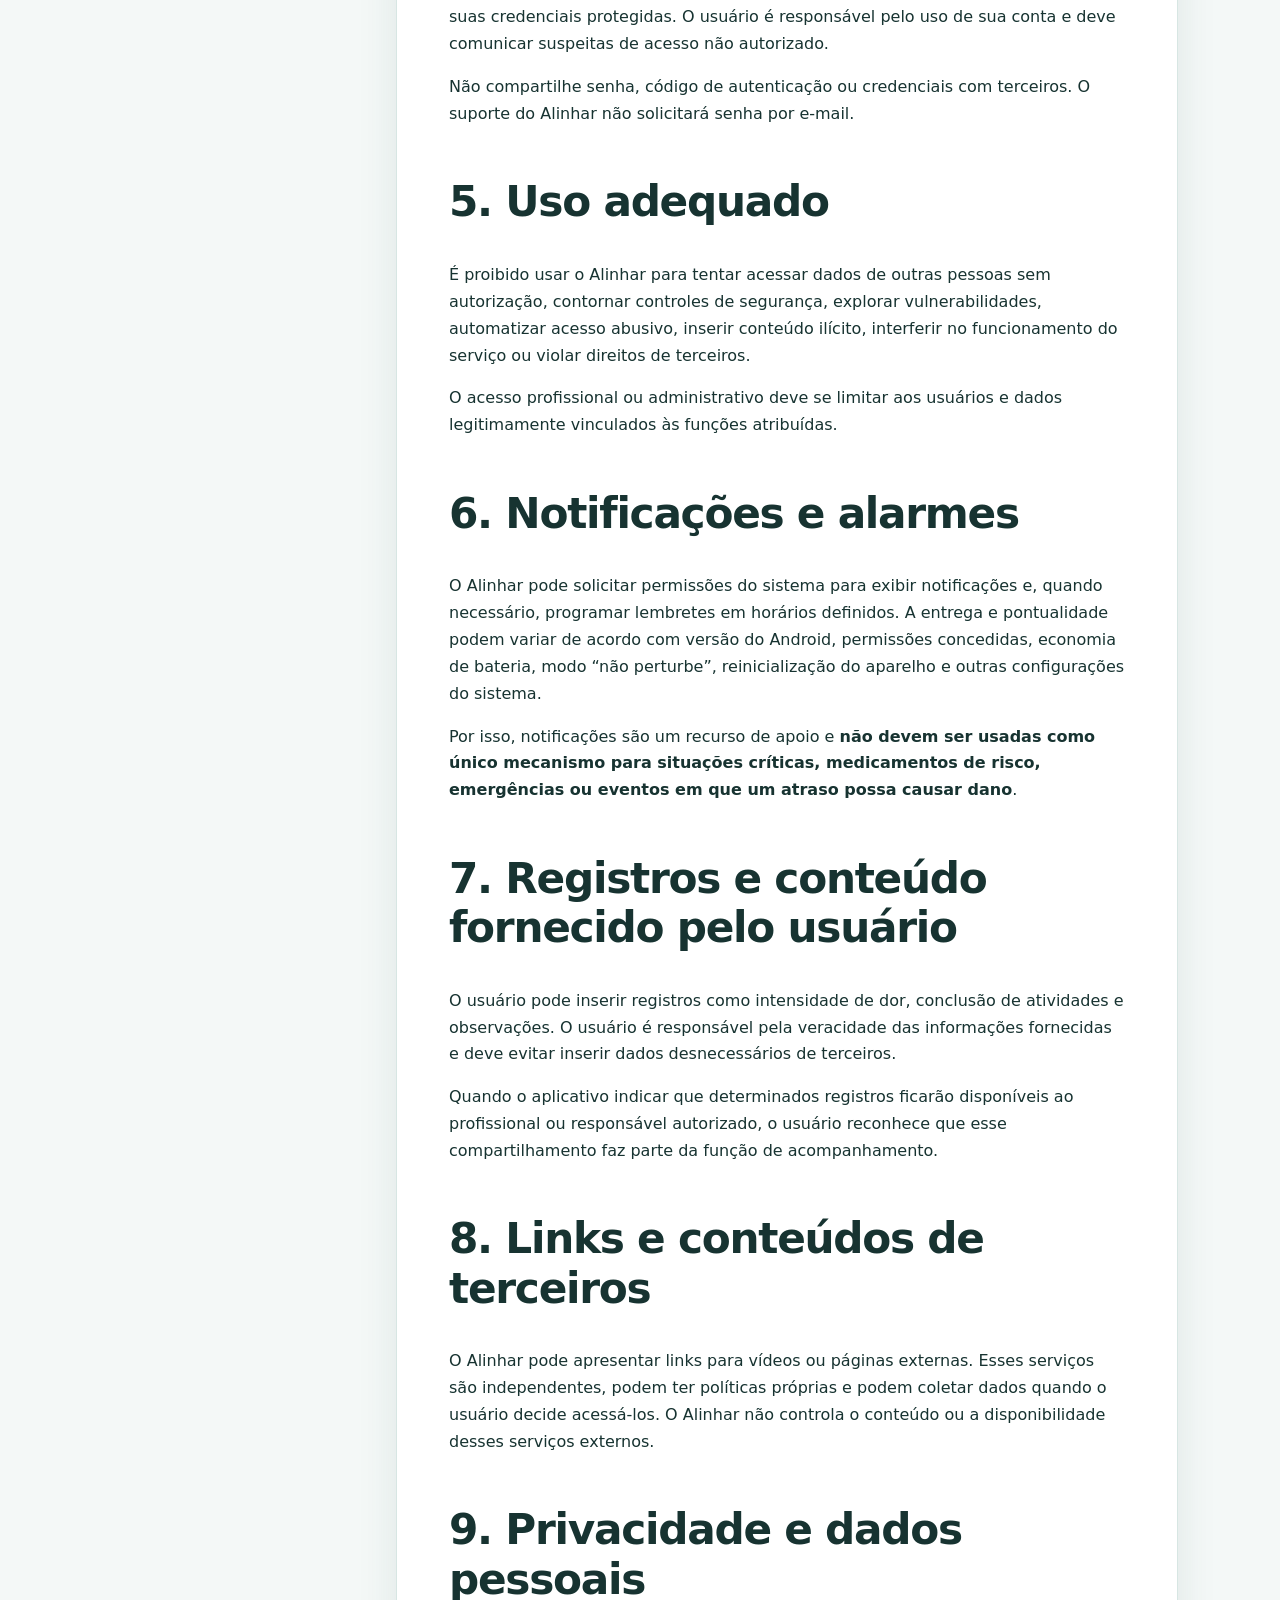
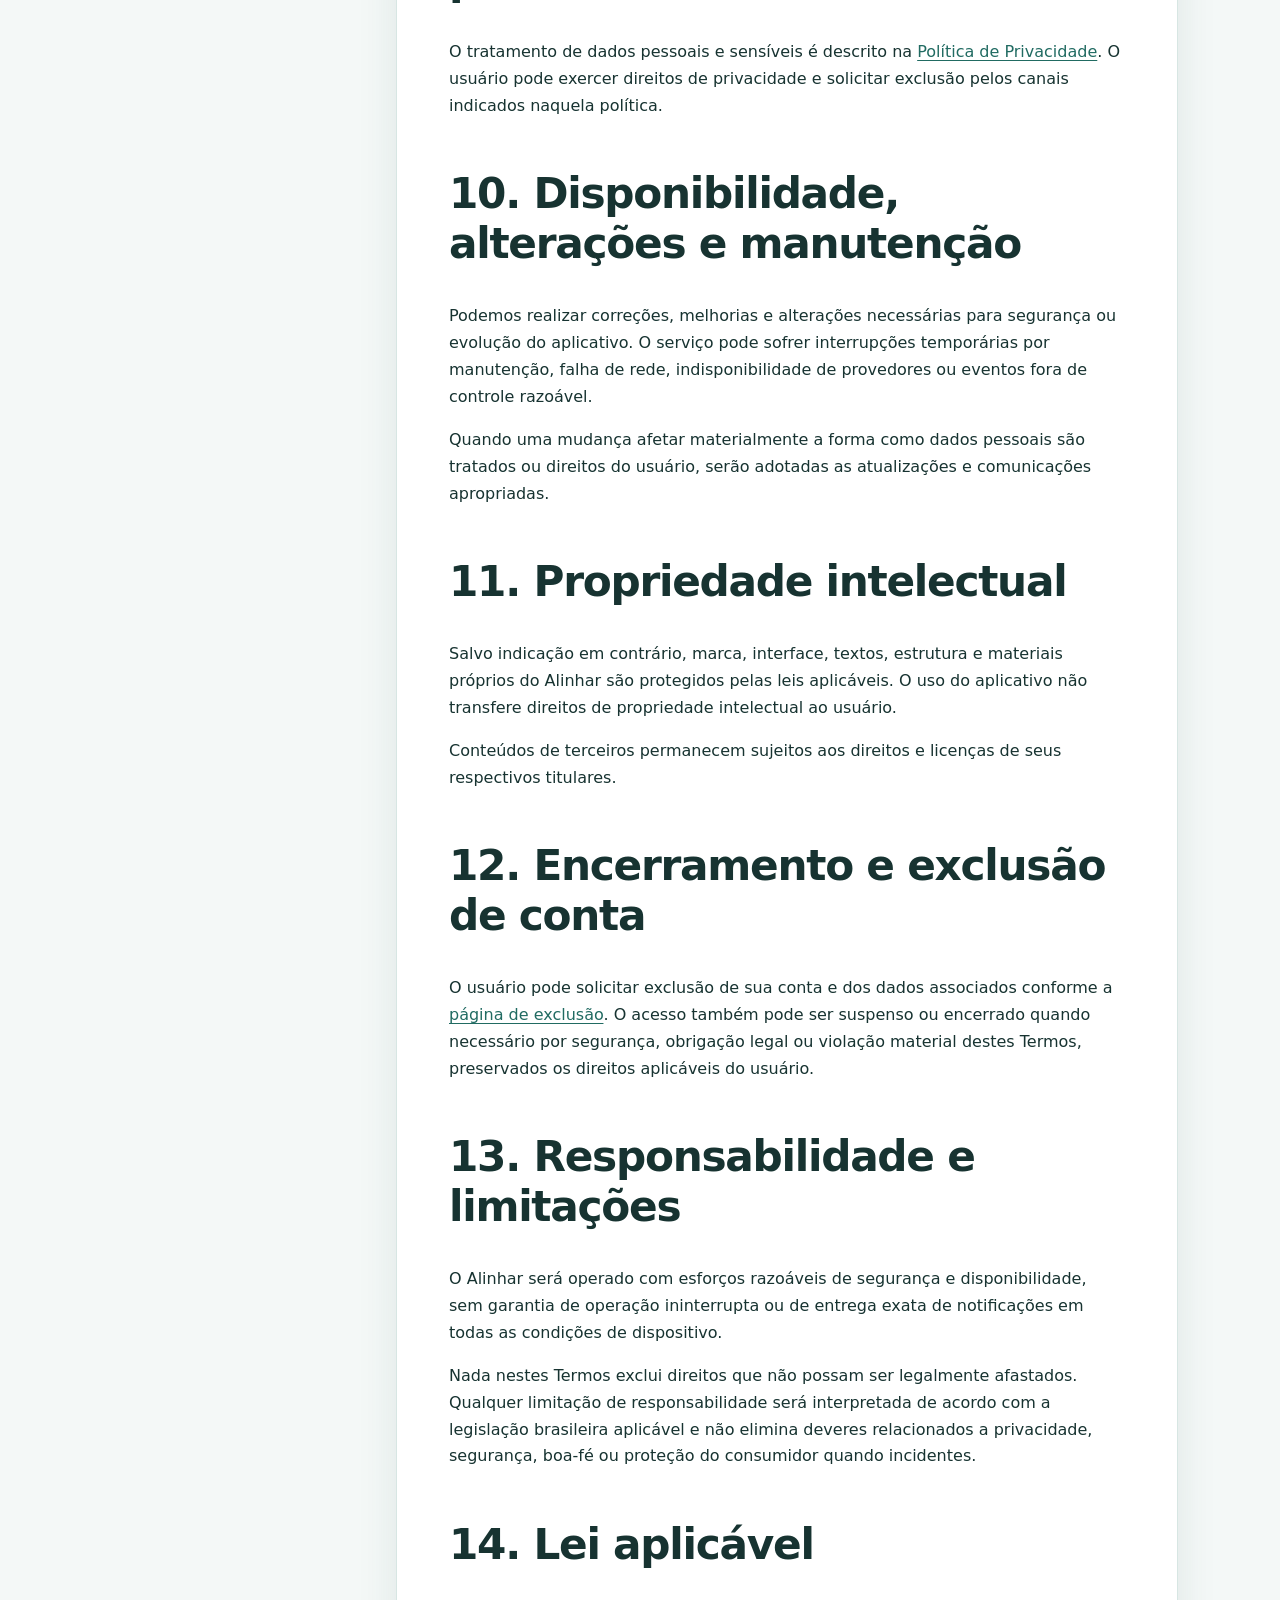
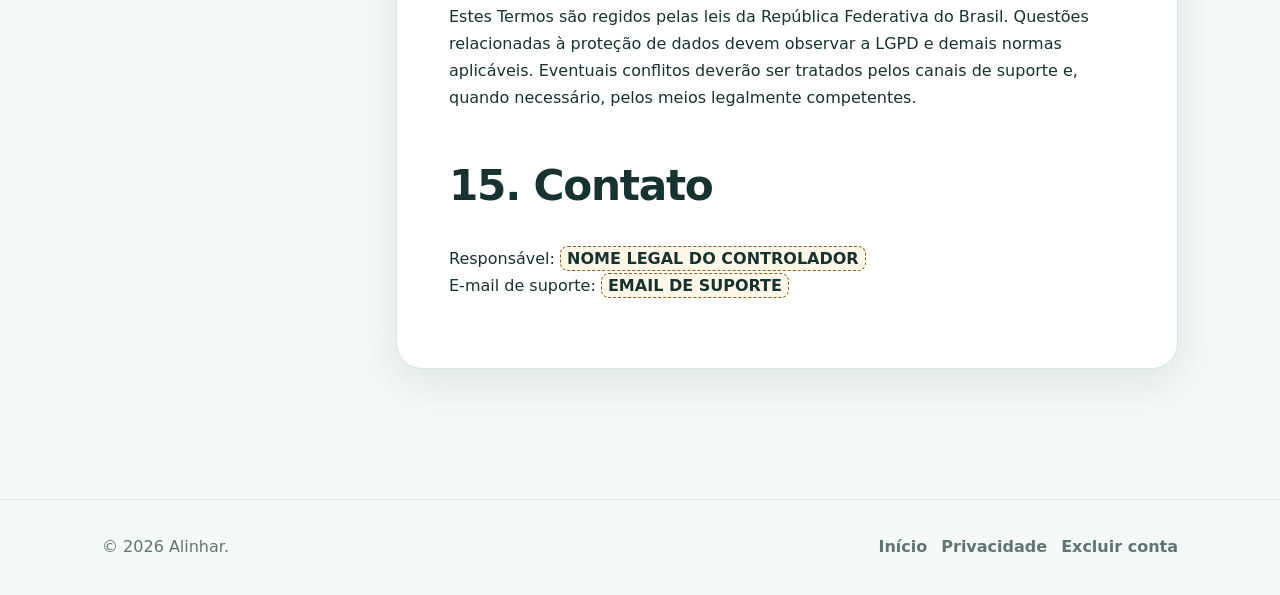
<file: termos-de-uso.html>
<!doctype html>
<html lang="pt-BR"><head><meta charset="utf-8"><meta name="viewport" content="width=device-width, initial-scale=1"><meta name="theme-color" content="#2F8F83"><meta name="description" content="Termos de Uso do aplicativo Alinhar."><title>Termos de Uso — Alinhar</title><link rel="icon" href="assets/alinhar-mark.svg" type="image/svg+xml"><link rel="stylesheet" href="assets/style.css"></head>
<body><a class="skip-link" href="#conteudo">Pular para o conteúdo</a><header class="site-header"><nav class="nav" aria-label="Navegação principal"><a class="brand" href="index.html"><img src="assets/alinhar-mark.svg" alt=""><span>Alinhar</span></a><button class="icon-button menu-button" type="button" data-menu-toggle aria-expanded="false" aria-label="Abrir menu">☰</button><div class="nav-links" data-nav-links><a href="index.html">Início</a><a href="politica-privacidade.html">Privacidade</a><a aria-current="page" href="termos-de-uso.html">Termos</a><a href="exclusao-de-conta.html">Excluir conta</a><a href="suporte.html">Suporte</a></div><button class="icon-button theme-button" type="button" data-theme-toggle aria-label="Alternar tema">☾</button></nav></header>
<main id="conteudo" class="legal-layout"><aside class="toc"><strong>Nesta página</strong><a href="#aceite">1. Aceite</a><a href="#finalidade">2. Finalidade</a><a href="#saude">3. Limites de saúde</a><a href="#conta">4. Conta</a><a href="#uso">5. Uso adequado</a><a href="#notificacoes">6. Notificações</a><a href="#conteudo">7. Conteúdo</a><a href="#links">8. Links externos</a><a href="#privacidade">9. Privacidade</a><a href="#disponibilidade">10. Disponibilidade</a><a href="#propriedade">11. Propriedade intelectual</a><a href="#encerramento">12. Encerramento</a><a href="#responsabilidade">13. Responsabilidade</a><a href="#lei">14. Lei aplicável</a><a href="#contato">15. Contato</a></aside>
<article class="legal"><span class="eyebrow">Documento público</span><h1>Termos de Uso</h1><div class="meta"><span>Aplicativo: <strong>Alinhar</strong></span><span>Versão do documento: 1.0</span><span>Atualizado em: 5 de outubro de 2026</span></div><div class="notice warning"><strong>Antes de publicar:</strong> substitua <span class="pending">NOME LEGAL DO CONTROLADOR</span> e <span class="pending">EMAIL DE SUPORTE</span>.</div>
<section id="aceite"><h2>1. Aceite dos Termos</h2><p>Ao acessar ou utilizar o Alinhar, o usuário declara que leu e compreendeu estes Termos de Uso e a <a href="politica-privacidade.html">Política de Privacidade</a>. Quando o uso ocorrer em contexto institucional, profissional ou de pesquisa, documentos específicos desse contexto também podem se aplicar.</p></section>
<section id="finalidade"><h2>2. Finalidade do Alinhar</h2><p>O Alinhar oferece recursos para organização de lembretes, visualização de orientações ou atividades, registro de informações associadas à realização dessas atividades e acompanhamento autorizado.</p><p>Funcionalidades podem variar conforme o perfil de acesso, a instituição, o profissional responsável ou a versão do aplicativo.</p></section>
<section id="saude"><h2>3. Conteúdo de saúde e limites do aplicativo</h2><div class="notice danger"><strong>O Alinhar não é um serviço de emergência e não substitui avaliação, diagnóstico ou tratamento por profissional habilitado.</strong></div><p>Orientações, lembretes e conteúdos devem ser utilizados conforme instruções recebidas e dentro dos limites individuais do usuário. Se houver dor intensa, piora importante, mal-estar ou qualquer sinal preocupante, interrompa a atividade e procure atendimento adequado.</p><p>O usuário não deve usar o aplicativo para atrasar ou substituir atendimento profissional necessário.</p></section>
<section id="conta"><h2>4. Conta e credenciais</h2><p>Quando uma conta for necessária, o usuário deve fornecer dados corretos e manter suas credenciais protegidas. O usuário é responsável pelo uso de sua conta e deve comunicar suspeitas de acesso não autorizado.</p><p>Não compartilhe senha, código de autenticação ou credenciais com terceiros. O suporte do Alinhar não solicitará senha por e-mail.</p></section>
<section id="uso"><h2>5. Uso adequado</h2><p>É proibido usar o Alinhar para tentar acessar dados de outras pessoas sem autorização, contornar controles de segurança, explorar vulnerabilidades, automatizar acesso abusivo, inserir conteúdo ilícito, interferir no funcionamento do serviço ou violar direitos de terceiros.</p><p>O acesso profissional ou administrativo deve se limitar aos usuários e dados legitimamente vinculados às funções atribuídas.</p></section>
<section id="notificacoes"><h2>6. Notificações e alarmes</h2><p>O Alinhar pode solicitar permissões do sistema para exibir notificações e, quando necessário, programar lembretes em horários definidos. A entrega e pontualidade podem variar de acordo com versão do Android, permissões concedidas, economia de bateria, modo “não perturbe”, reinicialização do aparelho e outras configurações do sistema.</p><p>Por isso, notificações são um recurso de apoio e <strong>não devem ser usadas como único mecanismo para situações críticas, medicamentos de risco, emergências ou eventos em que um atraso possa causar dano</strong>.</p></section>
<section id="conteudo"><h2>7. Registros e conteúdo fornecido pelo usuário</h2><p>O usuário pode inserir registros como intensidade de dor, conclusão de atividades e observações. O usuário é responsável pela veracidade das informações fornecidas e deve evitar inserir dados desnecessários de terceiros.</p><p>Quando o aplicativo indicar que determinados registros ficarão disponíveis ao profissional ou responsável autorizado, o usuário reconhece que esse compartilhamento faz parte da função de acompanhamento.</p></section>
<section id="links"><h2>8. Links e conteúdos de terceiros</h2><p>O Alinhar pode apresentar links para vídeos ou páginas externas. Esses serviços são independentes, podem ter políticas próprias e podem coletar dados quando o usuário decide acessá-los. O Alinhar não controla o conteúdo ou a disponibilidade desses serviços externos.</p></section>
<section id="privacidade"><h2>9. Privacidade e dados pessoais</h2><p>O tratamento de dados pessoais e sensíveis é descrito na <a href="politica-privacidade.html">Política de Privacidade</a>. O usuário pode exercer direitos de privacidade e solicitar exclusão pelos canais indicados naquela política.</p></section>
<section id="disponibilidade"><h2>10. Disponibilidade, alterações e manutenção</h2><p>Podemos realizar correções, melhorias e alterações necessárias para segurança ou evolução do aplicativo. O serviço pode sofrer interrupções temporárias por manutenção, falha de rede, indisponibilidade de provedores ou eventos fora de controle razoável.</p><p>Quando uma mudança afetar materialmente a forma como dados pessoais são tratados ou direitos do usuário, serão adotadas as atualizações e comunicações apropriadas.</p></section>
<section id="propriedade"><h2>11. Propriedade intelectual</h2><p>Salvo indicação em contrário, marca, interface, textos, estrutura e materiais próprios do Alinhar são protegidos pelas leis aplicáveis. O uso do aplicativo não transfere direitos de propriedade intelectual ao usuário.</p><p>Conteúdos de terceiros permanecem sujeitos aos direitos e licenças de seus respectivos titulares.</p></section>
<section id="encerramento"><h2>12. Encerramento e exclusão de conta</h2><p>O usuário pode solicitar exclusão de sua conta e dos dados associados conforme a <a href="exclusao-de-conta.html">página de exclusão</a>. O acesso também pode ser suspenso ou encerrado quando necessário por segurança, obrigação legal ou violação material destes Termos, preservados os direitos aplicáveis do usuário.</p></section>
<section id="responsabilidade"><h2>13. Responsabilidade e limitações</h2><p>O Alinhar será operado com esforços razoáveis de segurança e disponibilidade, sem garantia de operação ininterrupta ou de entrega exata de notificações em todas as condições de dispositivo.</p><p>Nada nestes Termos exclui direitos que não possam ser legalmente afastados. Qualquer limitação de responsabilidade será interpretada de acordo com a legislação brasileira aplicável e não elimina deveres relacionados a privacidade, segurança, boa-fé ou proteção do consumidor quando incidentes.</p></section>
<section id="lei"><h2>14. Lei aplicável</h2><p>Estes Termos são regidos pelas leis da República Federativa do Brasil. Questões relacionadas à proteção de dados devem observar a LGPD e demais normas aplicáveis. Eventuais conflitos deverão ser tratados pelos canais de suporte e, quando necessário, pelos meios legalmente competentes.</p></section>
<section id="contato"><h2>15. Contato</h2><p>Responsável: <span class="pending">NOME LEGAL DO CONTROLADOR</span><br>E-mail de suporte: <span class="pending">EMAIL DE SUPORTE</span></p></section>
</article></main><footer class="site-footer"><div class="footer-inner"><p>© 2026 Alinhar.</p><div class="footer-links"><a href="index.html">Início</a><a href="politica-privacidade.html">Privacidade</a><a href="exclusao-de-conta.html">Excluir conta</a></div></div></footer><script src="assets/app.js" defer></script></body></html>
</file>
<file: assets/style.css>
:root {
  color-scheme: light dark;
  --bg: #f4f8f7;
  --surface: #ffffff;
  --surface-2: #edf6f4;
  --text: #173331;
  --muted: #607573;
  --primary: #2f8f83;
  --primary-dark: #216b62;
  --primary-soft: #dff1ee;
  --border: #d7e6e3;
  --warning: #8b5e13;
  --warning-bg: #fff7e8;
  --danger: #9d3d3d;
  --danger-bg: #fff0f0;
  --shadow: 0 14px 40px rgba(32, 78, 73, .10);
  --radius: 22px;
  --max: 1120px;
}

html[data-theme="dark"] {
  --bg: #0e1716;
  --surface: #152220;
  --surface-2: #192b28;
  --text: #edf8f6;
  --muted: #adc2be;
  --primary: #75c9bd;
  --primary-dark: #9adcd3;
  --primary-soft: #173b36;
  --border: #29423e;
  --warning: #ffd38a;
  --warning-bg: #352812;
  --danger: #ffadad;
  --danger-bg: #3b1d1d;
  --shadow: 0 18px 48px rgba(0,0,0,.25);
}

@media (prefers-color-scheme: dark) {
  html:not([data-theme="light"]) {
    --bg: #0e1716;
    --surface: #152220;
    --surface-2: #192b28;
    --text: #edf8f6;
    --muted: #adc2be;
    --primary: #75c9bd;
    --primary-dark: #9adcd3;
    --primary-soft: #173b36;
    --border: #29423e;
    --warning: #ffd38a;
    --warning-bg: #352812;
    --danger: #ffadad;
    --danger-bg: #3b1d1d;
    --shadow: 0 18px 48px rgba(0,0,0,.25);
  }
}

* { box-sizing: border-box; }
html { scroll-behavior: smooth; }
body {
  margin: 0;
  background: var(--bg);
  color: var(--text);
  font-family: Inter, ui-sans-serif, system-ui, -apple-system, BlinkMacSystemFont, "Segoe UI", sans-serif;
  line-height: 1.68;
  text-rendering: optimizeLegibility;
}
a { color: var(--primary-dark); text-underline-offset: 3px; }
a:hover { text-decoration-thickness: 2px; }
img { max-width: 100%; }
button, a.button { font: inherit; }

.skip-link {
  position: absolute; left: 12px; top: -60px; z-index: 9999;
  background: var(--surface); color: var(--text); padding: 10px 14px;
  border: 1px solid var(--border); border-radius: 10px;
}
.skip-link:focus { top: 12px; }

.site-header {
  position: sticky; top: 0; z-index: 100;
  backdrop-filter: blur(16px);
  background: color-mix(in srgb, var(--bg) 88%, transparent);
  border-bottom: 1px solid color-mix(in srgb, var(--border) 75%, transparent);
}
.nav {
  max-width: var(--max); margin: 0 auto; padding: 12px 22px;
  display: flex; align-items: center; gap: 18px;
}
.brand { display: inline-flex; align-items: center; gap: 11px; color: var(--text); text-decoration: none; font-weight: 900; letter-spacing: -.02em; }
.brand img { width: 40px; height: 40px; border-radius: 12px; box-shadow: 0 5px 16px rgba(47,143,131,.18); }
.nav-links { margin-left: auto; display: flex; align-items: center; gap: 6px; }
.nav-links a { color: var(--muted); text-decoration: none; font-weight: 700; padding: 9px 11px; border-radius: 12px; }
.nav-links a:hover, .nav-links a[aria-current="page"] { color: var(--text); background: var(--surface-2); }
.icon-button {
  border: 1px solid var(--border); background: var(--surface); color: var(--text);
  border-radius: 12px; min-width: 42px; height: 42px; cursor: pointer; box-shadow: 0 5px 18px rgba(0,0,0,.04);
}
.menu-button { display: none; }

.hero {
  max-width: var(--max); margin: 0 auto; padding: 78px 22px 46px;
  display: grid; grid-template-columns: minmax(0, 1.15fr) minmax(300px, .85fr); gap: 44px; align-items: center;
}
.eyebrow { color: var(--primary-dark); font-weight: 900; letter-spacing: .08em; text-transform: uppercase; font-size: .78rem; }
h1, h2, h3 { line-height: 1.17; letter-spacing: -.03em; }
h1 { font-size: clamp(2.5rem, 6vw, 5rem); margin: 12px 0 20px; max-width: 900px; }
h2 { font-size: clamp(1.7rem, 3.3vw, 2.7rem); margin-top: 0; }
h3 { font-size: 1.18rem; margin-bottom: .45rem; }
.lead { font-size: clamp(1.08rem, 2vw, 1.3rem); color: var(--muted); max-width: 760px; }
.hero-actions { display: flex; flex-wrap: wrap; gap: 12px; margin-top: 28px; }
.button {
  display: inline-flex; align-items: center; justify-content: center; gap: 8px;
  padding: 12px 18px; border-radius: 14px; border: 1px solid transparent;
  text-decoration: none; font-weight: 850; cursor: pointer;
}
.button.primary { background: var(--primary); color: #fff; box-shadow: 0 10px 24px rgba(47,143,131,.24); }
html[data-theme="dark"] .button.primary { color: #09211e; }
.button.secondary { background: var(--surface); color: var(--text); border-color: var(--border); }

.hero-visual {
  position: relative; min-height: 360px; border-radius: 34px; overflow: hidden;
  background: radial-gradient(circle at 80% 20%, rgba(255,255,255,.95), transparent 20%), linear-gradient(145deg, #dff1ee, #87c7bd);
  border: 1px solid color-mix(in srgb, var(--primary) 25%, var(--border)); box-shadow: var(--shadow);
  display: grid; place-items: center; padding: 32px;
}
html[data-theme="dark"] .hero-visual { background: radial-gradient(circle at 80% 20%, rgba(117,201,189,.25), transparent 20%), linear-gradient(145deg, #173b36, #1d5750); }
.phone {
  width: min(260px, 85%); background: var(--surface); border: 8px solid var(--text); border-radius: 34px; padding: 16px; box-shadow: 0 28px 60px rgba(23,51,49,.22); transform: rotate(3deg);
}
.phone-notch { width: 34%; height: 6px; margin: 0 auto 18px; background: var(--text); border-radius: 999px; opacity: .2; }
.mini-card { background: var(--surface-2); border: 1px solid var(--border); border-radius: 16px; padding: 14px; margin-top: 10px; }
.mini-label { font-size: .72rem; text-transform: uppercase; letter-spacing: .08em; color: var(--muted); font-weight: 900; }
.mini-value { font-size: 1.06rem; font-weight: 850; margin-top: 4px; }

.section { max-width: var(--max); margin: 0 auto; padding: 46px 22px; }
.section-head { max-width: 800px; margin-bottom: 24px; }
.section-head p { color: var(--muted); }
.grid { display: grid; grid-template-columns: repeat(3, minmax(0, 1fr)); gap: 18px; }
.grid.two { grid-template-columns: repeat(2, minmax(0, 1fr)); }
.card {
  background: var(--surface); border: 1px solid var(--border); border-radius: var(--radius);
  padding: 24px; box-shadow: 0 10px 30px rgba(44,89,83,.055);
}
.card p:last-child { margin-bottom: 0; }
.card .icon { width: 46px; height: 46px; display: grid; place-items: center; border-radius: 14px; background: var(--primary-soft); color: var(--primary-dark); font-size: 1.25rem; font-weight: 900; }
.muted { color: var(--muted); }
.badge { display: inline-flex; align-items: center; border-radius: 999px; padding: 5px 10px; background: var(--primary-soft); color: var(--primary-dark); font-size: .8rem; font-weight: 850; }

.legal-layout { max-width: var(--max); margin: 0 auto; padding: 50px 22px 80px; display: grid; grid-template-columns: 260px minmax(0, 1fr); gap: 34px; }
.toc { position: sticky; top: 86px; align-self: start; background: var(--surface); border: 1px solid var(--border); border-radius: 18px; padding: 18px; max-height: calc(100vh - 110px); overflow: auto; }
.toc strong { display: block; margin-bottom: 9px; }
.toc a { display: block; color: var(--muted); text-decoration: none; padding: 7px 8px; border-radius: 9px; font-size: .92rem; }
.toc a:hover { background: var(--surface-2); color: var(--text); }
.legal { background: var(--surface); border: 1px solid var(--border); border-radius: 26px; padding: clamp(24px, 5vw, 52px); box-shadow: var(--shadow); }
.legal h1 { font-size: clamp(2.2rem, 5vw, 4rem); }
.legal h2 { margin-top: 2.4rem; padding-top: .7rem; scroll-margin-top: 100px; }
.legal h3 { margin-top: 1.6rem; }
.legal li + li { margin-top: .5rem; }
.meta { display: flex; flex-wrap: wrap; gap: 8px 18px; color: var(--muted); font-size: .92rem; margin-bottom: 28px; }
.notice { border-radius: 16px; padding: 16px 18px; border: 1px solid var(--border); background: var(--surface-2); margin: 22px 0; }
.notice.warning { background: var(--warning-bg); color: var(--text); border-color: color-mix(in srgb, var(--warning) 35%, var(--border)); }
.notice.danger { background: var(--danger-bg); border-color: color-mix(in srgb, var(--danger) 35%, var(--border)); }
.pending { font-weight: 900; background: var(--warning-bg); border: 1px dashed var(--warning); border-radius: 8px; padding: 2px 6px; }
.table-wrap { overflow-x: auto; border: 1px solid var(--border); border-radius: 16px; margin: 18px 0; }
table { width: 100%; border-collapse: collapse; min-width: 680px; }
th, td { padding: 13px 15px; border-bottom: 1px solid var(--border); text-align: left; vertical-align: top; }
th { background: var(--surface-2); font-size: .88rem; }
tr:last-child td { border-bottom: 0; }

.callout {
  display: grid; grid-template-columns: 1fr auto; gap: 24px; align-items: center;
  background: linear-gradient(135deg, var(--surface), var(--primary-soft)); border: 1px solid var(--border);
  border-radius: 28px; padding: 28px; box-shadow: var(--shadow);
}
.callout h2 { margin-bottom: 8px; }
.callout p { margin: 0; color: var(--muted); }

.steps { counter-reset: steps; display: grid; gap: 14px; margin: 22px 0; }
.step { counter-increment: steps; display: grid; grid-template-columns: 42px 1fr; gap: 13px; align-items: start; }
.step::before { content: counter(steps); width: 42px; height: 42px; border-radius: 13px; display: grid; place-items: center; background: var(--primary-soft); color: var(--primary-dark); font-weight: 900; }
.step p { margin: 2px 0 0; }

.copy-box { background: var(--surface-2); border: 1px solid var(--border); border-radius: 16px; padding: 16px; white-space: pre-wrap; word-break: break-word; font-family: ui-monospace, SFMono-Regular, Menlo, monospace; font-size: .92rem; }

.site-footer { border-top: 1px solid var(--border); margin-top: 50px; }
.footer-inner { max-width: var(--max); margin: 0 auto; padding: 34px 22px; display: flex; gap: 18px; flex-wrap: wrap; align-items: center; }
.footer-inner p { margin: 0; color: var(--muted); }
.footer-links { margin-left: auto; display: flex; gap: 14px; flex-wrap: wrap; }
.footer-links a { color: var(--muted); font-weight: 700; text-decoration: none; }

@media (max-width: 860px) {
  .hero { grid-template-columns: 1fr; padding-top: 52px; }
  .hero-visual { min-height: 300px; }
  .grid, .grid.two { grid-template-columns: 1fr; }
  .legal-layout { grid-template-columns: 1fr; }
  .toc { position: static; max-height: none; }
  .callout { grid-template-columns: 1fr; }
  .nav-links { display: none; position: absolute; top: 68px; left: 14px; right: 14px; margin: 0; padding: 12px; flex-direction: column; align-items: stretch; background: var(--surface); border: 1px solid var(--border); border-radius: 16px; box-shadow: var(--shadow); }
  .nav-links.open { display: flex; }
  .menu-button { display: inline-grid; place-items: center; margin-left: auto; }
  .theme-button { margin-left: 0; }
}

@media (max-width: 520px) {
  .nav { padding-inline: 14px; }
  .brand span { display: none; }
  .section, .hero, .legal-layout { padding-left: 15px; padding-right: 15px; }
  .legal { padding: 24px 18px; }
  .hero-visual { min-height: 270px; }
  .phone { transform: none; }
}

@media print {
  .site-header, .toc, .site-footer, .hero-actions, .button, .skip-link { display: none !important; }
  body { background: #fff; color: #111; }
  .legal-layout { display: block; padding: 0; }
  .legal { border: 0; box-shadow: none; padding: 0; }
  a { color: #111; text-decoration: none; }
}
</file>
